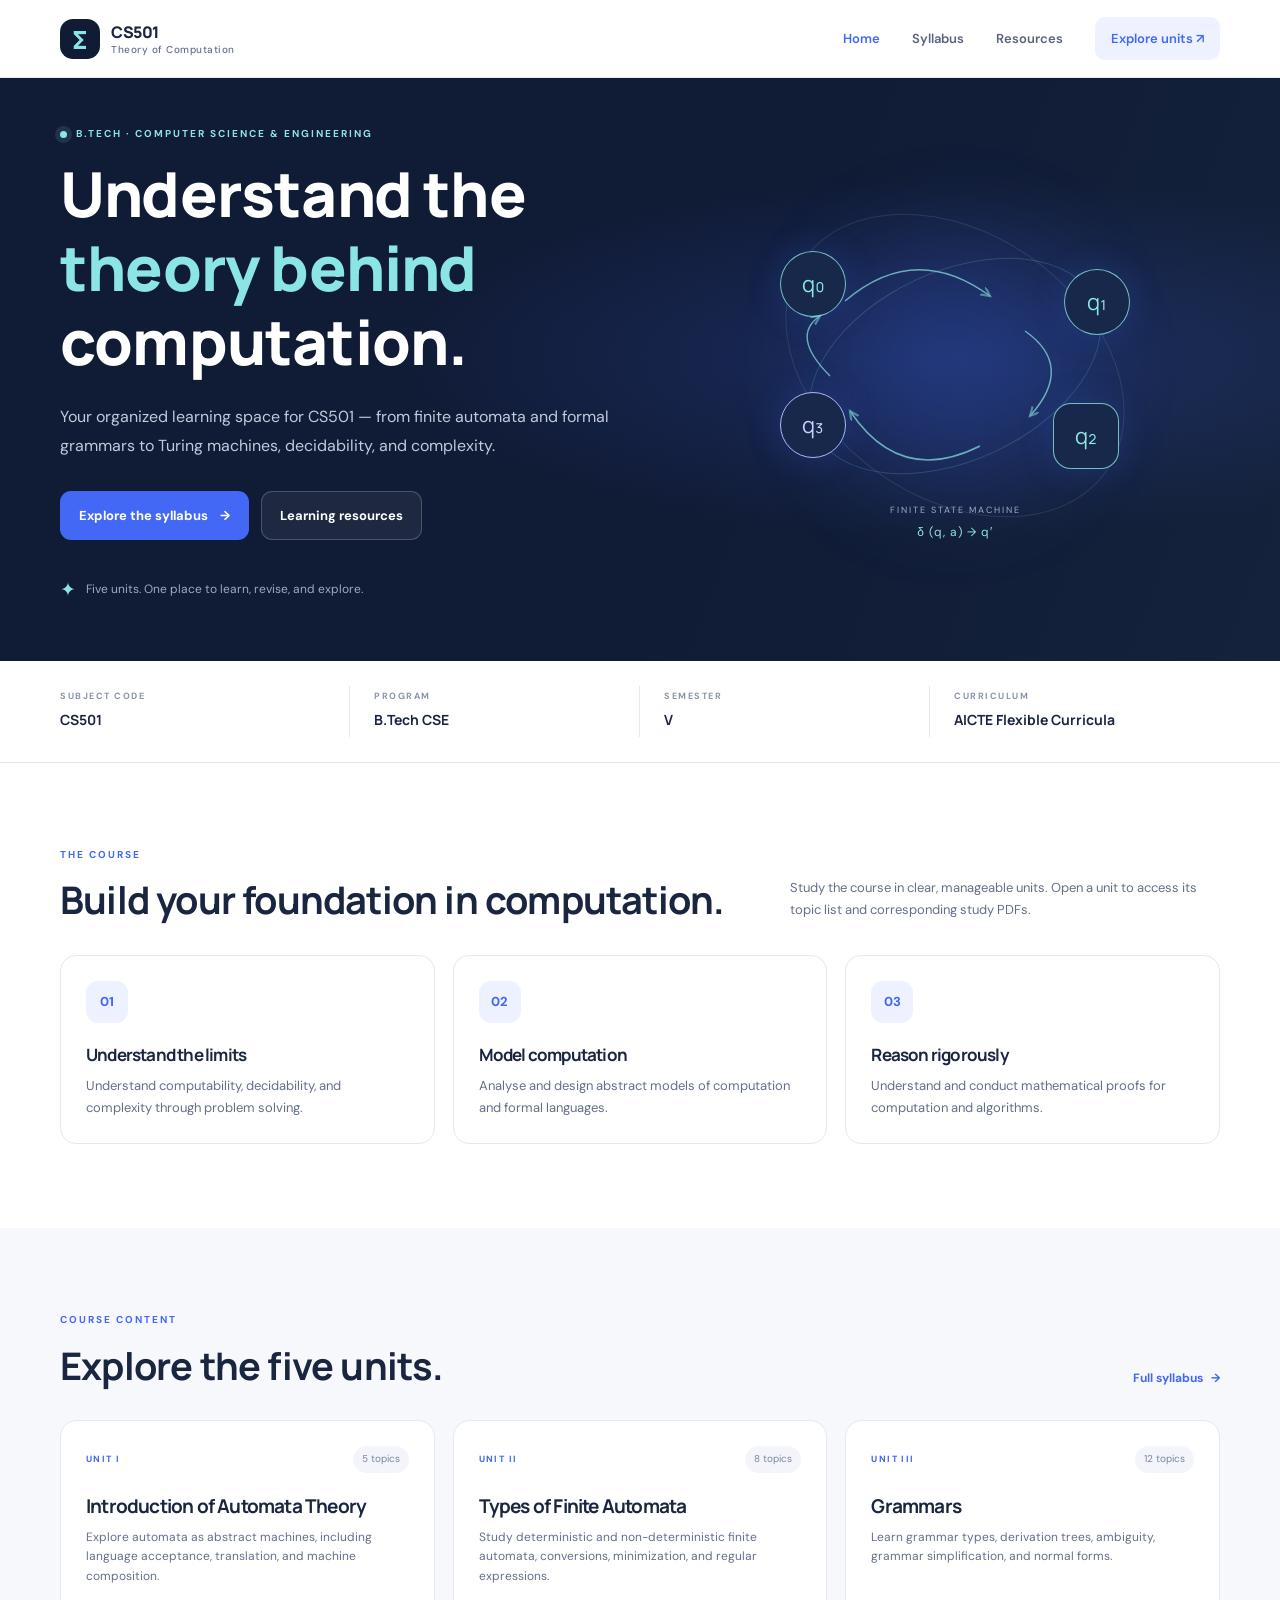
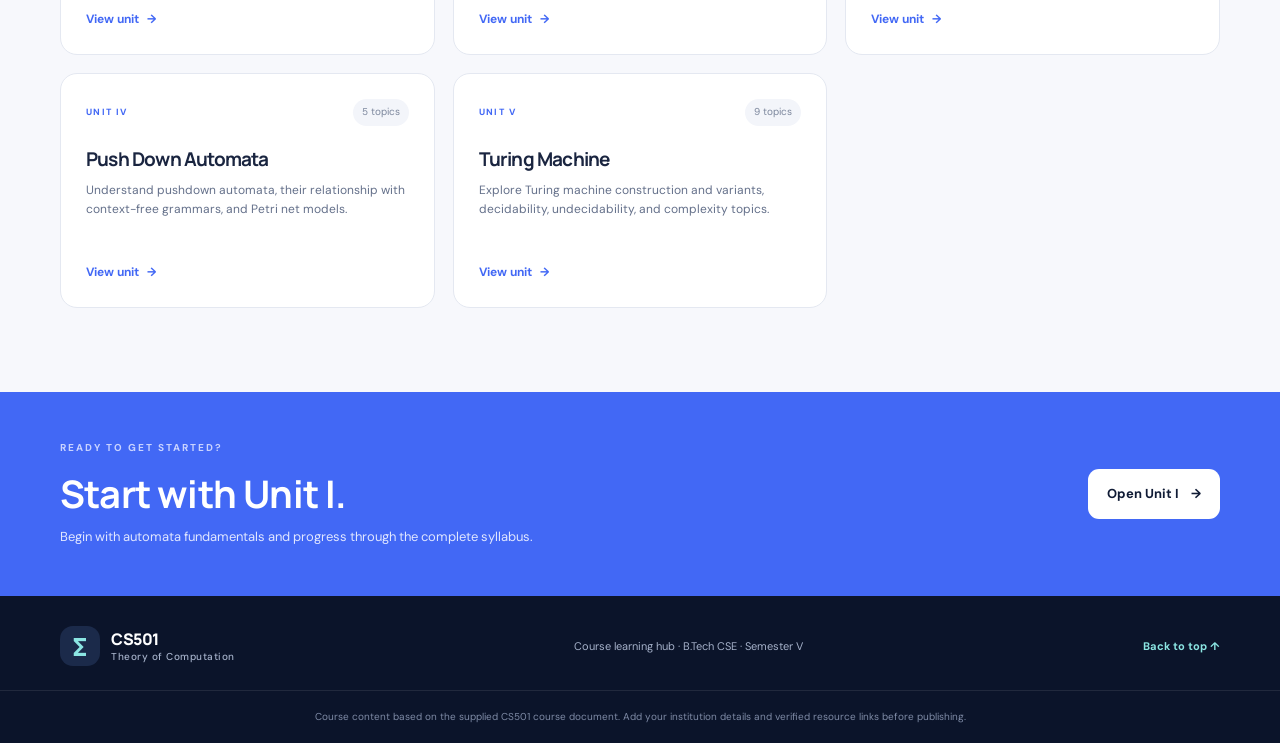
<file: index.html>
<!doctype html>
<html lang="en">
<head>
  <meta charset="utf-8">
  <meta name="viewport" content="width=device-width, initial-scale=1">
  <meta name="description" content="CS501 Theory of Computation course learning hub for B.Tech Computer Science and Engineering.">
  <meta name="theme-color" content="#101b35">
  <title>Home | CS501 Theory of Computation</title>
  <link rel="stylesheet" href="css/style.css">
  <script src="js/script.js" defer></script>
</head>
<body id="top">
  <a class="skip-link" href="#main">Skip to content</a>
  <header class="site-header"><div class="container header-inner"><a class="brand" href="index.html"><span class="brand-mark">Σ</span><span>CS501 <small>Theory of Computation</small></span></a>
<button class="menu-toggle" aria-label="Toggle navigation" aria-expanded="false"><span></span><span></span><span></span></button>
<nav class="nav-links" aria-label="Main navigation"><a href="index.html" aria-current="page">Home</a><a href="syllabus.html">Syllabus</a><a href="resources.html">Resources</a><a class="nav-cta" href="syllabus.html#unit1">Explore units <span aria-hidden="true">↗</span></a></nav></div></header>
  <main id="main">
<section class="hero"><div class="container hero-grid">
  <div class="hero-copy"><div class="eyebrow"><span class="eyebrow-dot"></span> B.TECH · COMPUTER SCIENCE & ENGINEERING</div>
    <h1>Understand the <span>theory behind</span> computation.</h1>
    <p class="hero-lead">Your organized learning space for CS501 — from finite automata and formal grammars to Turing machines, decidability, and complexity.</p>
    <div class="hero-actions"><a class="button button-primary" href="syllabus.html">Explore the syllabus <span aria-hidden="true">→</span></a><a class="button button-secondary" href="resources.html">Learning resources</a></div>
    <div class="hero-note"><span class="note-icon">✦</span><span>Five units. One place to learn, revise, and explore.</span></div>
  </div>
  <div class="hero-visual" aria-label="Abstract illustration of computation states">
    <div class="visual-glow"></div><div class="orbit orbit-one"></div><div class="orbit orbit-two"></div>
    <div class="state state-a">q₀</div><div class="state state-b">q₁</div><div class="state state-c">q₂</div><div class="state state-d">q₃</div>
    <svg class="state-lines" viewBox="0 0 420 360" role="img" aria-label="Connected state nodes representing an automaton"><defs><marker id="arrow" markerWidth="8" markerHeight="8" refX="6" refY="3" orient="auto"><path d="M0,0 L6,3 L0,6" fill="none" stroke="currentColor" stroke-width="1.4"/></marker></defs><path d="M100 115 Q170 55 245 110" marker-end="url(#arrow)"/><path d="M280 145 Q330 180 285 230" marker-end="url(#arrow)"/><path d="M235 260 Q155 300 105 225" marker-end="url(#arrow)"/><path d="M85 190 Q45 150 75 130" marker-end="url(#arrow)"/></svg>
    <div class="visual-label">FINITE STATE MACHINE <span>δ (q, a) → q′</span></div>
  </div>
</div></section>
<section class="course-strip"><div class="container strip-grid"><div><span class="strip-label">SUBJECT CODE</span><strong>CS501</strong></div><div><span class="strip-label">PROGRAM</span><strong>B.Tech CSE</strong></div><div><span class="strip-label">SEMESTER</span><strong>V</strong></div><div><span class="strip-label">CURRICULUM</span><strong>AICTE Flexible Curricula</strong></div></div></section>
<section class="section container"><div class="section-heading"><div><p class="eyebrow">THE COURSE</p><h2>Build your foundation in computation.</h2></div><p class="section-intro">Study the course in clear, manageable units. Open a unit to access its topic list and corresponding study PDFs.</p></div>
<div class="objective-grid"><article class="objective-card"><span class="objective-icon">01</span><h3>Understand the limits</h3><p>Understand computability, decidability, and complexity through problem solving.</p></article><article class="objective-card"><span class="objective-icon">02</span><h3>Model computation</h3><p>Analyse and design abstract models of computation and formal languages.</p></article><article class="objective-card"><span class="objective-icon">03</span><h3>Reason rigorously</h3><p>Understand and conduct mathematical proofs for computation and algorithms.</p></article></div></section>
<section class="section units-section"><div class="container"><div class="section-heading"><div><p class="eyebrow">COURSE CONTENT</p><h2>Explore the five units.</h2></div><a class="text-link" href="syllabus.html">Full syllabus <span aria-hidden="true">→</span></a></div><div class="unit-grid"><article class="unit-card">
  <div class="unit-card-top"><span class="unit-number">UNIT I</span><span class="topic-count">5 topics</span></div>
  <h3>Introduction of Automata Theory</h3><p>Explore automata as abstract machines, including language acceptance, translation, and machine composition.</p>
  <a class="text-link" href="unit1.html">View unit <span aria-hidden="true">→</span></a>
</article><article class="unit-card">
  <div class="unit-card-top"><span class="unit-number">UNIT II</span><span class="topic-count">8 topics</span></div>
  <h3>Types of Finite Automata</h3><p>Study deterministic and non-deterministic finite automata, conversions, minimization, and regular expressions.</p>
  <a class="text-link" href="unit2.html">View unit <span aria-hidden="true">→</span></a>
</article><article class="unit-card">
  <div class="unit-card-top"><span class="unit-number">UNIT III</span><span class="topic-count">12 topics</span></div>
  <h3>Grammars</h3><p>Learn grammar types, derivation trees, ambiguity, grammar simplification, and normal forms.</p>
  <a class="text-link" href="unit3.html">View unit <span aria-hidden="true">→</span></a>
</article><article class="unit-card">
  <div class="unit-card-top"><span class="unit-number">UNIT IV</span><span class="topic-count">5 topics</span></div>
  <h3>Push Down Automata</h3><p>Understand pushdown automata, their relationship with context-free grammars, and Petri net models.</p>
  <a class="text-link" href="unit4.html">View unit <span aria-hidden="true">→</span></a>
</article><article class="unit-card">
  <div class="unit-card-top"><span class="unit-number">UNIT V</span><span class="topic-count">9 topics</span></div>
  <h3>Turing Machine</h3><p>Explore Turing machine construction and variants, decidability, undecidability, and complexity topics.</p>
  <a class="text-link" href="unit5.html">View unit <span aria-hidden="true">→</span></a>
</article></div></div></section>
<section class="cta-section"><div class="container cta-inner"><div><p class="eyebrow">READY TO GET STARTED?</p><h2>Start with Unit I.</h2><p>Begin with automata fundamentals and progress through the complete syllabus.</p></div><a class="button button-light" href="unit1.html">Open Unit I <span aria-hidden="true">→</span></a></div></section></main>
  <footer class="site-footer"><div class="container footer-inner"><a class="brand footer-brand" href="index.html"><span class="brand-mark">Σ</span><span>CS501 <small>Theory of Computation</small></span></a><p>Course learning hub · B.Tech CSE · Semester V</p><a href="#top" class="back-top">Back to top ↑</a></div><p class="copyright">Course content based on the supplied CS501 course document. Add your institution details and verified resource links before publishing.</p></footer>
</body>
</html>
</file>
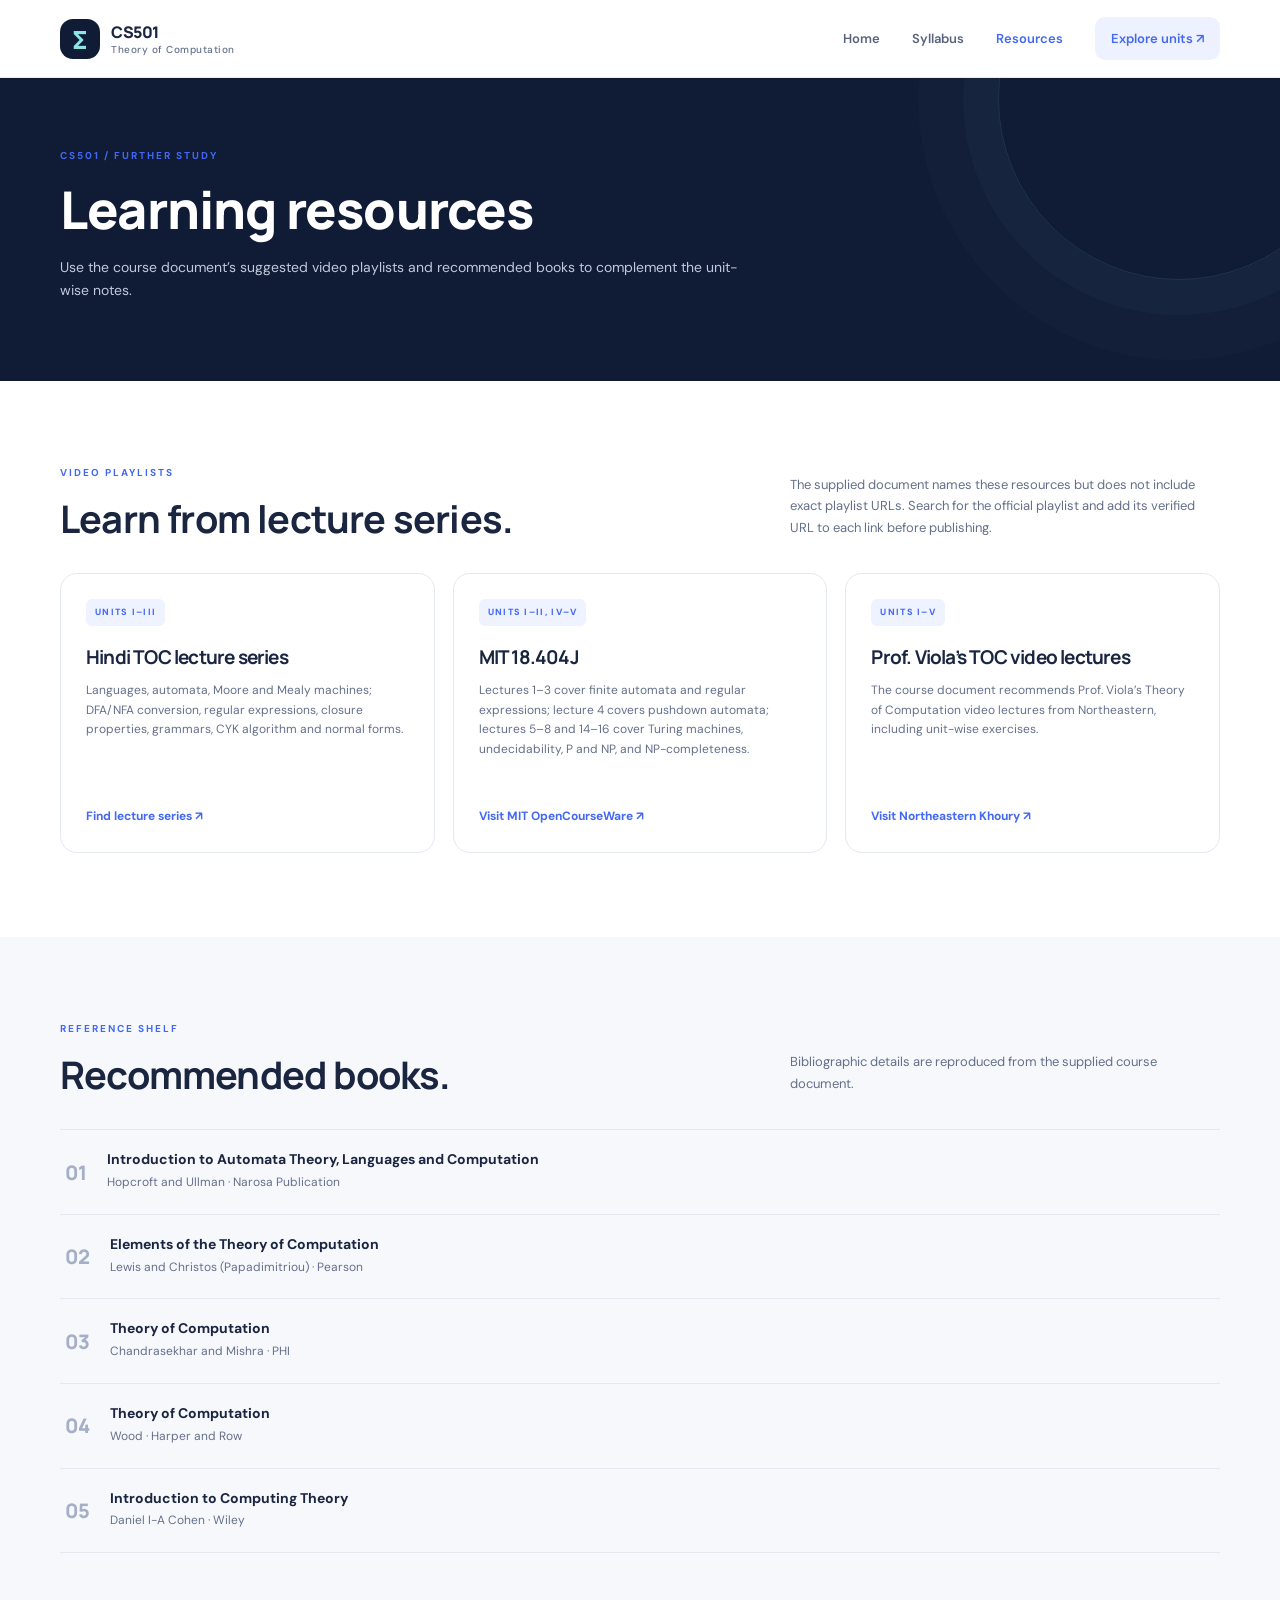
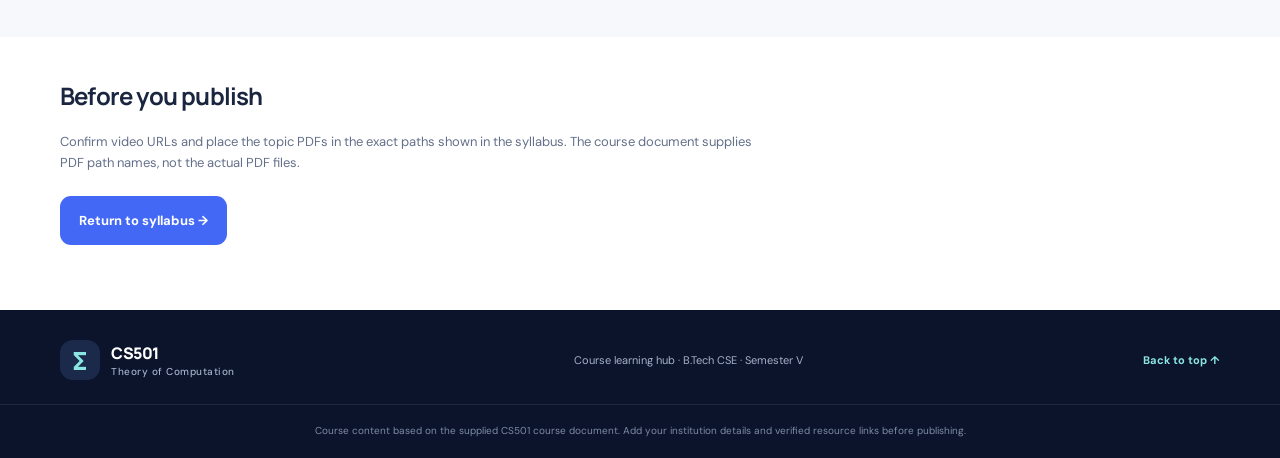
<file: resources.html>
<!doctype html>
<html lang="en">
<head>
  <meta charset="utf-8">
  <meta name="viewport" content="width=device-width, initial-scale=1">
  <meta name="description" content="CS501 Theory of Computation course learning hub for B.Tech Computer Science and Engineering.">
  <meta name="theme-color" content="#101b35">
  <title>Learning Resources | CS501 Theory of Computation</title>
  <link rel="stylesheet" href="css/style.css">
  <script src="js/script.js" defer></script>
</head>
<body id="top">
  <a class="skip-link" href="#main">Skip to content</a>
  <header class="site-header"><div class="container header-inner"><a class="brand" href="index.html"><span class="brand-mark">Σ</span><span>CS501 <small>Theory of Computation</small></span></a>
<button class="menu-toggle" aria-label="Toggle navigation" aria-expanded="false"><span></span><span></span><span></span></button>
<nav class="nav-links" aria-label="Main navigation"><a href="index.html">Home</a><a href="syllabus.html">Syllabus</a><a href="resources.html" aria-current="page">Resources</a><a class="nav-cta" href="syllabus.html#unit1">Explore units <span aria-hidden="true">↗</span></a></nav></div></header>
  <main id="main"><section class="page-hero"><div class="container"><p class="eyebrow">CS501 / FURTHER STUDY</p><h1>Learning resources</h1><p>Use the course document’s suggested video playlists and recommended books to complement the unit-wise notes.</p></div></section>
<section class="section container"><div class="section-heading"><div><p class="eyebrow">VIDEO PLAYLISTS</p><h2>Learn from lecture series.</h2></div><p class="section-intro">The supplied document names these resources but does not include exact playlist URLs. Search for the official playlist and add its verified URL to each link before publishing.</p></div>
<div class="resource-grid">
<article class="resource-card"><span class="resource-tag">UNITS I–III</span><h3>Hindi TOC lecture series</h3><p>Languages, automata, Moore and Mealy machines; DFA/NFA conversion, regular expressions, closure properties, grammars, CYK algorithm and normal forms.</p><a class="text-link external-placeholder" href="https://www.youtube.com/results?search_query=Hindi+Theory+of+Computation+lecture+series" target="_blank" rel="noopener">Find lecture series ↗</a></article>
<article class="resource-card"><span class="resource-tag">UNITS I–II, IV–V</span><h3>MIT 18.404J</h3><p>Lectures 1–3 cover finite automata and regular expressions; lecture 4 covers pushdown automata; lectures 5–8 and 14–16 cover Turing machines, undecidability, P and NP, and NP-completeness.</p><a class="text-link external-placeholder" href="https://ocw.mit.edu/" target="_blank" rel="noopener">Visit MIT OpenCourseWare ↗</a></article>
<article class="resource-card"><span class="resource-tag">UNITS I–V</span><h3>Prof. Viola’s TOC video lectures</h3><p>The course document recommends Prof. Viola’s Theory of Computation video lectures from Northeastern, including unit-wise exercises.</p><a class="text-link external-placeholder" href="https://www.khoury.northeastern.edu/" target="_blank" rel="noopener">Visit Northeastern Khoury ↗</a></article>
</div></section>
<section class="section books-section"><div class="container"><div class="section-heading"><div><p class="eyebrow">REFERENCE SHELF</p><h2>Recommended books.</h2></div><p class="section-intro">Bibliographic details are reproduced from the supplied course document.</p></div><div class="book-list">
<article class="book-row"><span class="book-index">01</span><div><h3>Introduction to Automata Theory, Languages and Computation</h3><p>Hopcroft and Ullman · Narosa Publication</p></div></article>
<article class="book-row"><span class="book-index">02</span><div><h3>Elements of the Theory of Computation</h3><p>Lewis and Christos (Papadimitriou) · Pearson</p></div></article>
<article class="book-row"><span class="book-index">03</span><div><h3>Theory of Computation</h3><p>Chandrasekhar and Mishra · PHI</p></div></article>
<article class="book-row"><span class="book-index">04</span><div><h3>Theory of Computation</h3><p>Wood · Harper and Row</p></div></article>
<article class="book-row"><span class="book-index">05</span><div><h3>Introduction to Computing Theory</h3><p>Daniel I-A Cohen · Wiley</p></div></article>
</div></div></section>
<section class="section container resource-note"><h2>Before you publish</h2><p>Confirm video URLs and place the topic PDFs in the exact paths shown in the syllabus. The course document supplies PDF path names, not the actual PDF files.</p><a class="button button-primary" href="syllabus.html">Return to syllabus →</a></section></main>
  <footer class="site-footer"><div class="container footer-inner"><a class="brand footer-brand" href="index.html"><span class="brand-mark">Σ</span><span>CS501 <small>Theory of Computation</small></span></a><p>Course learning hub · B.Tech CSE · Semester V</p><a href="#top" class="back-top">Back to top ↑</a></div><p class="copyright">Course content based on the supplied CS501 course document. Add your institution details and verified resource links before publishing.</p></footer>
</body>
</html>
</file>
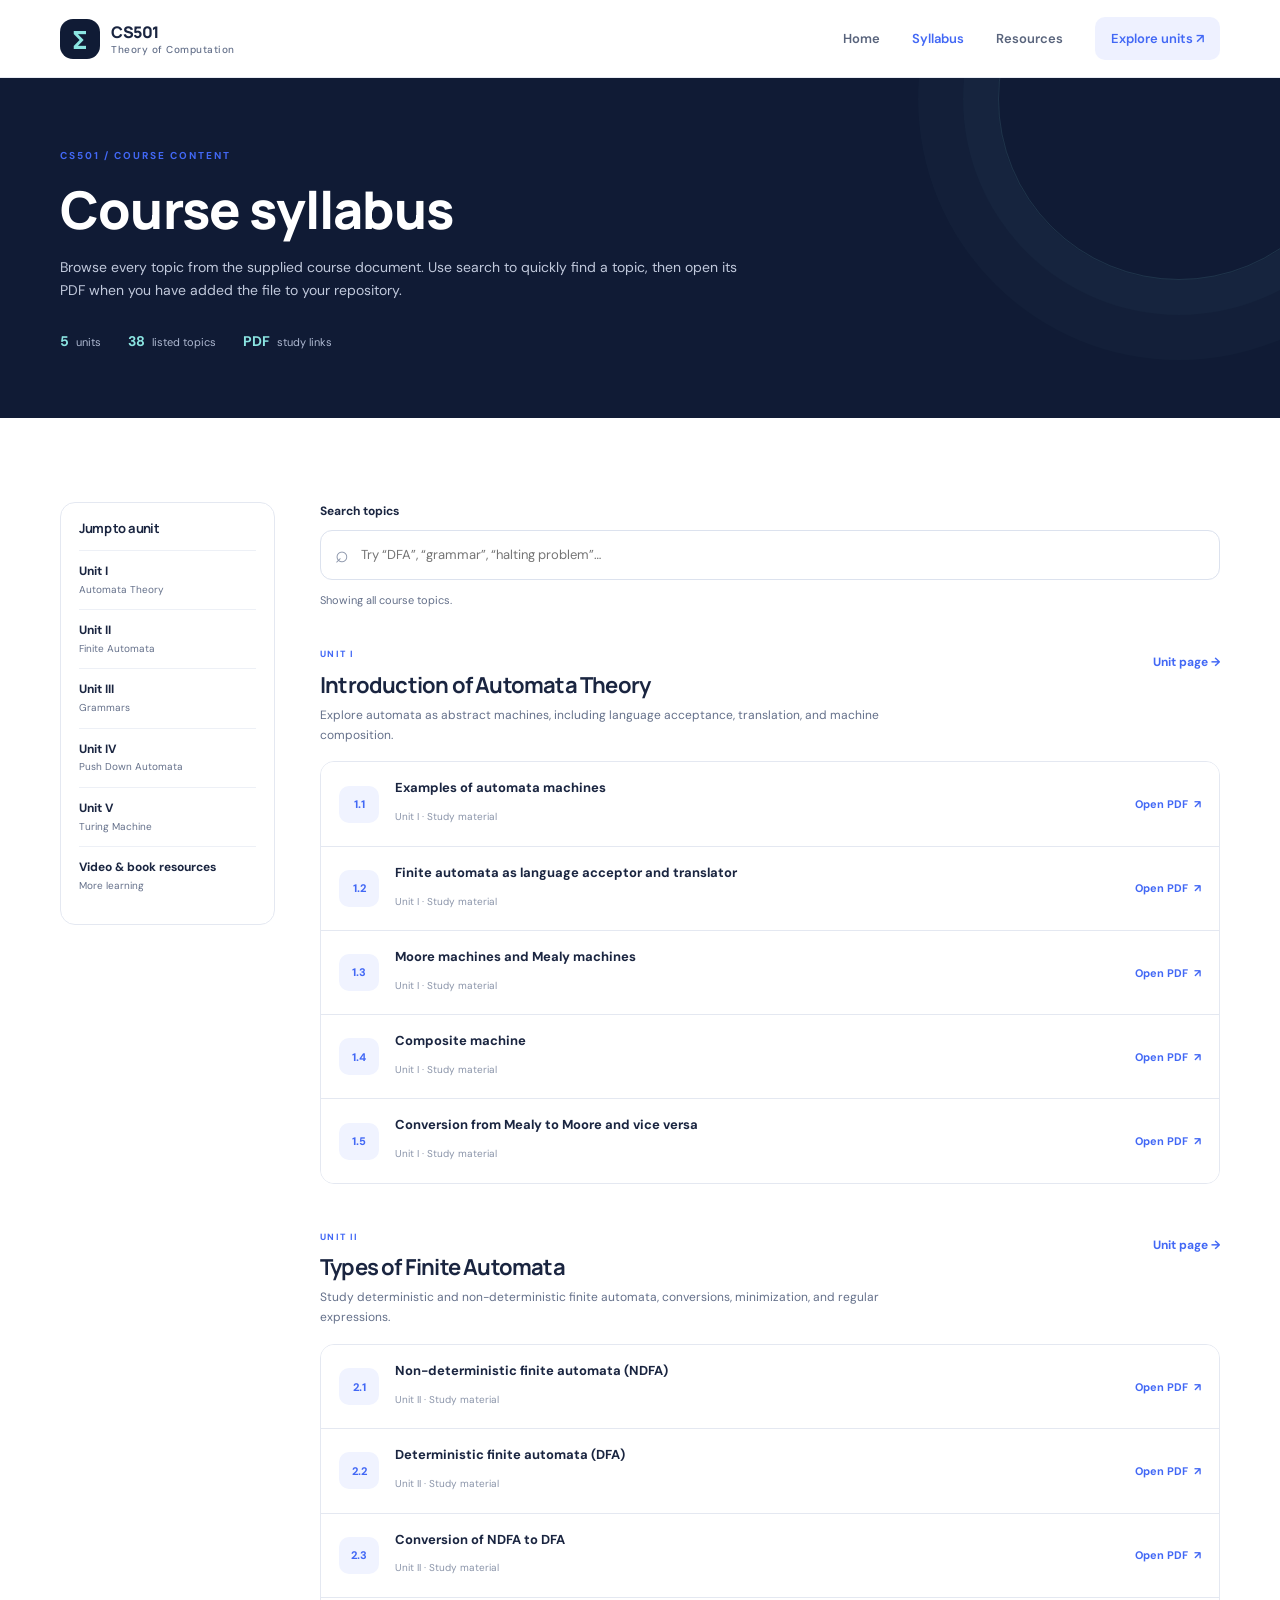
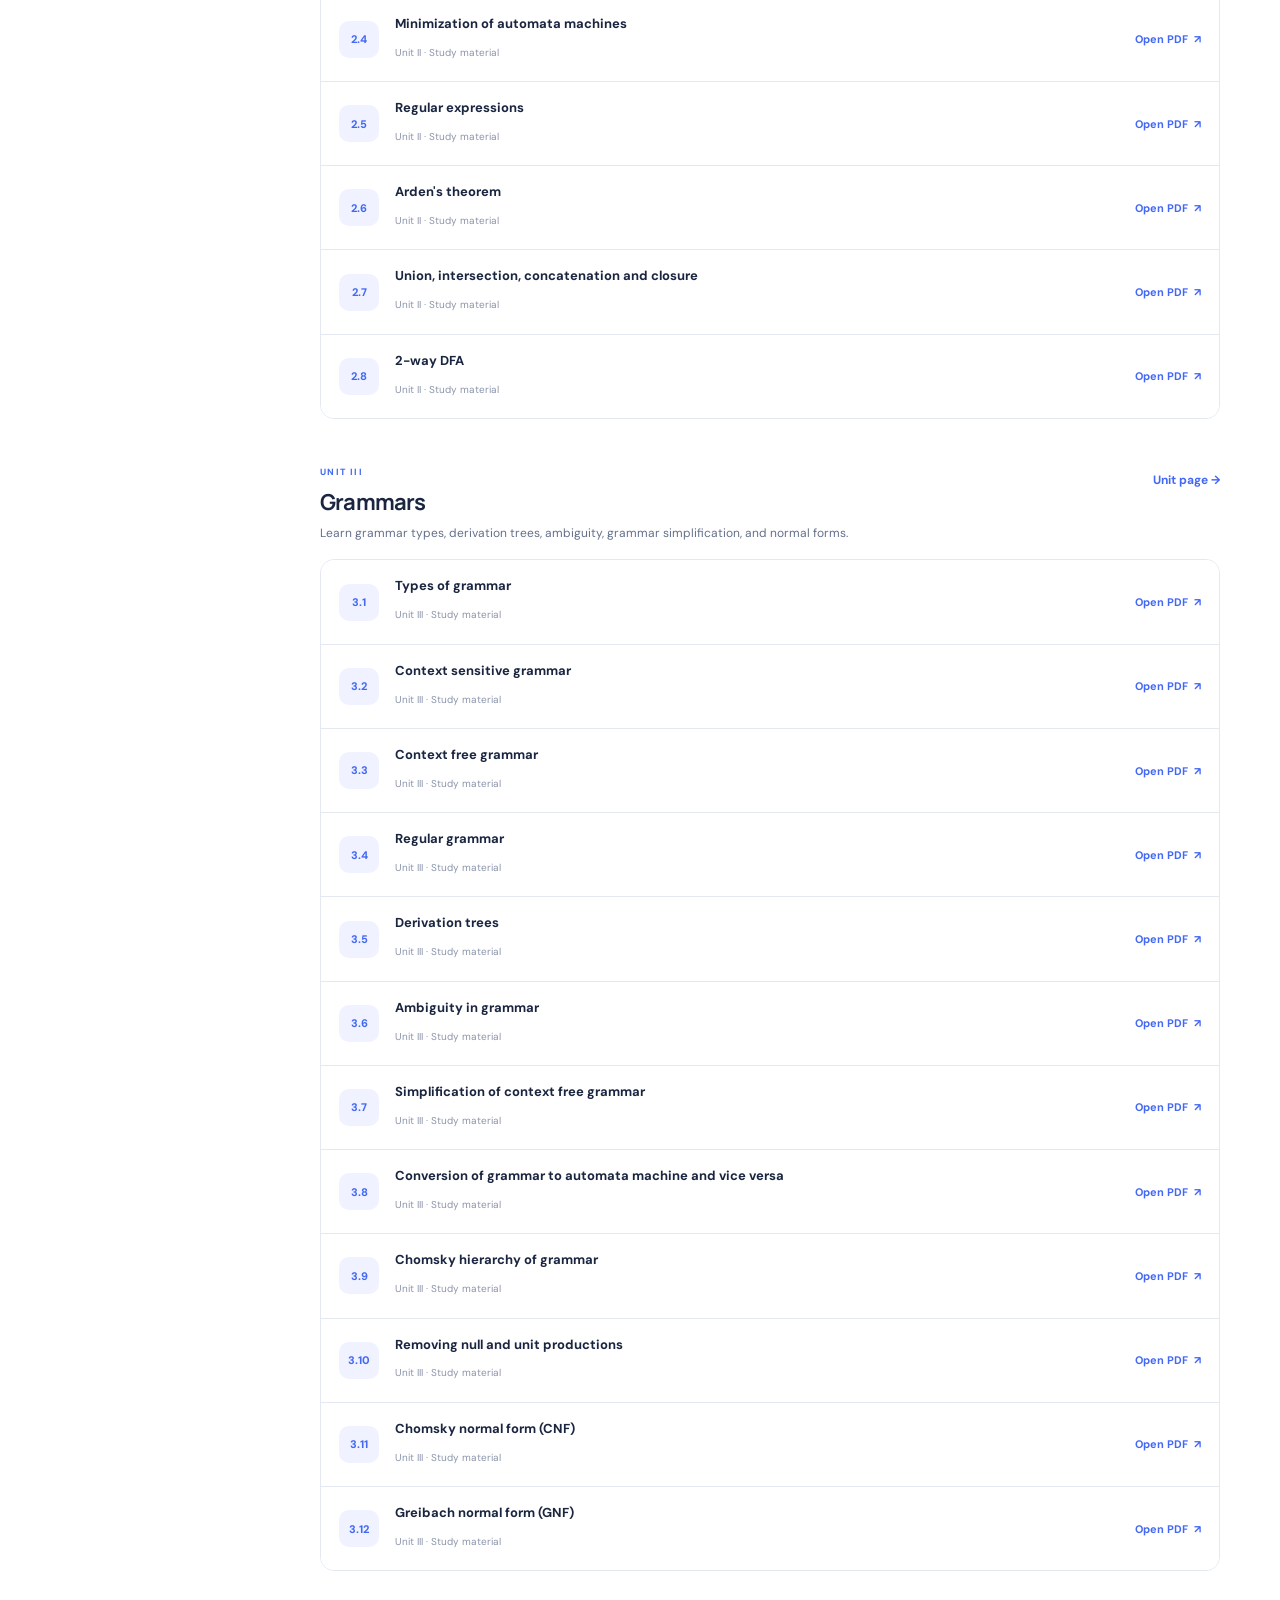
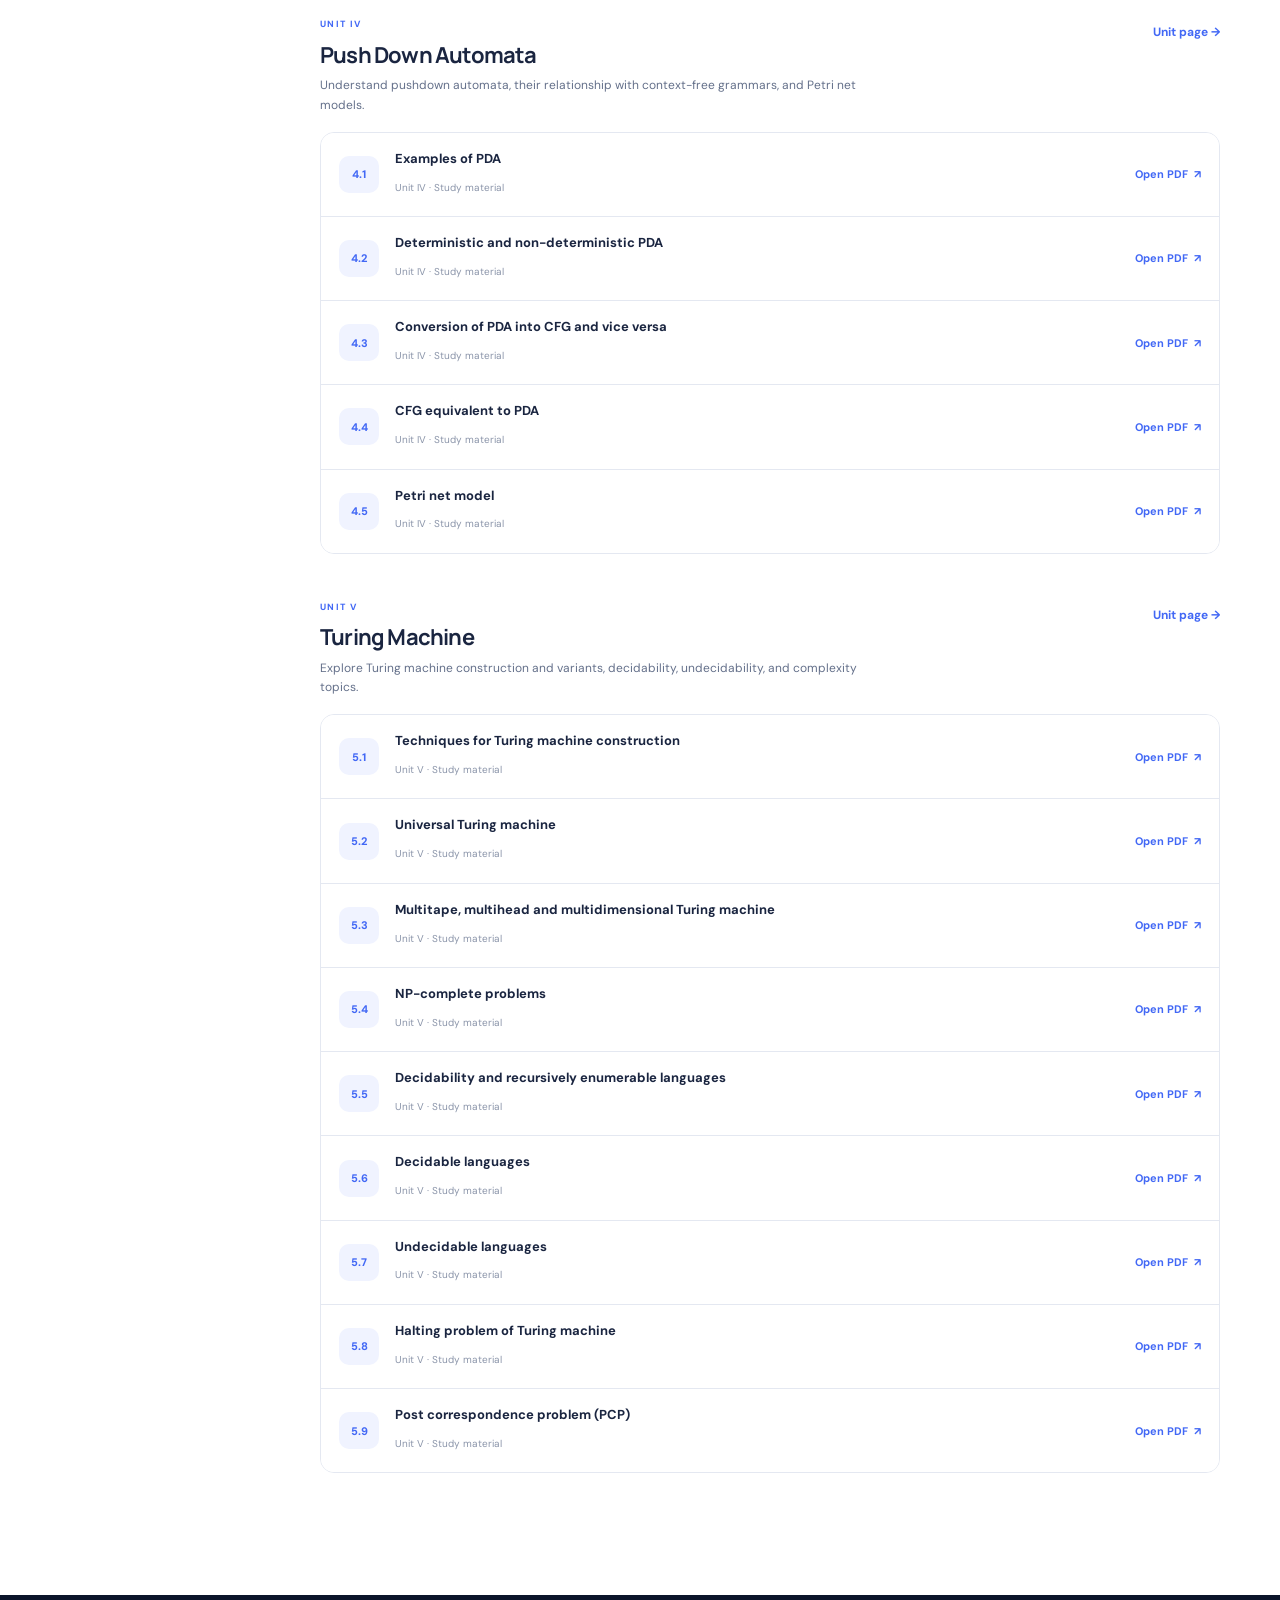
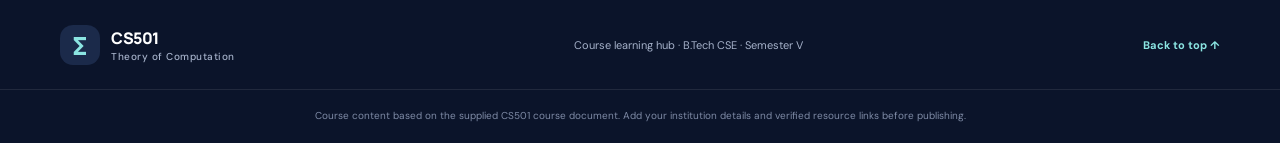
<file: syllabus.html>
<!doctype html>
<html lang="en">
<head>
  <meta charset="utf-8">
  <meta name="viewport" content="width=device-width, initial-scale=1">
  <meta name="description" content="CS501 Theory of Computation course learning hub for B.Tech Computer Science and Engineering.">
  <meta name="theme-color" content="#101b35">
  <title>Syllabus | CS501 Theory of Computation</title>
  <link rel="stylesheet" href="css/style.css">
  <script src="js/script.js" defer></script>
</head>
<body id="top">
  <a class="skip-link" href="#main">Skip to content</a>
  <header class="site-header"><div class="container header-inner"><a class="brand" href="index.html"><span class="brand-mark">Σ</span><span>CS501 <small>Theory of Computation</small></span></a>
<button class="menu-toggle" aria-label="Toggle navigation" aria-expanded="false"><span></span><span></span><span></span></button>
<nav class="nav-links" aria-label="Main navigation"><a href="index.html">Home</a><a href="syllabus.html" aria-current="page">Syllabus</a><a href="resources.html">Resources</a><a class="nav-cta" href="syllabus.html#unit1">Explore units <span aria-hidden="true">↗</span></a></nav></div></header>
  <main id="main"><section class="page-hero"><div class="container"><p class="eyebrow">CS501 / COURSE CONTENT</p><h1>Course syllabus</h1><p>Browse every topic from the supplied course document. Use search to quickly find a topic, then open its PDF when you have added the file to your repository.</p><div class="syllabus-stats"><span><strong>5</strong> units</span><span><strong>38</strong> listed topics</span><span><strong>PDF</strong> study links</span></div></div></section>
<section class="section container syllabus-layout"><aside class="syllabus-sidebar"><h2>Jump to a unit</h2><a href="#unit1">Unit I <span>Automata Theory</span></a><a href="#unit2">Unit II <span>Finite Automata</span></a><a href="#unit3">Unit III <span>Grammars</span></a><a href="#unit4">Unit IV <span>Push Down Automata</span></a><a href="#unit5">Unit V <span>Turing Machine</span></a><a href="resources.html">Video & book resources <span>More learning</span></a></aside><div class="syllabus-content"><label class="search-label" for="topic-search">Search topics</label><div class="search-wrap"><span aria-hidden="true">⌕</span><input id="topic-search" type="search" placeholder="Try “DFA”, “grammar”, “halting problem”…" autocomplete="off"><button id="clear-search" type="button" hidden>Clear</button></div><p id="search-status" class="search-status" aria-live="polite">Showing all course topics.</p><section class="syllabus-unit" id="unit1"><div class="syllabus-unit-heading"><div><span class="unit-number">UNIT I</span><h2>Introduction of Automata Theory</h2><p>Explore automata as abstract machines, including language acceptance, translation, and machine composition.</p></div><a class="text-link" href="unit1.html">Unit page →</a></div><div class="topic-list"><article class="topic-row" data-topic="examples of automata machines" data-unit="unit1">
          <span class="topic-id">1.1</span><div class="topic-name"><h3>Examples of automata machines</h3><span class="topic-meta">Unit I · Study material</span></div>
          <a class="resource-link" href="pdfs/unit1/1-1-automata-examples.pdf" target="_blank" rel="noopener" aria-label="Open PDF for Examples of automata machines">Open PDF <span aria-hidden="true">↗</span></a>
        </article><article class="topic-row" data-topic="finite automata as language acceptor and translator" data-unit="unit1">
          <span class="topic-id">1.2</span><div class="topic-name"><h3>Finite automata as language acceptor and translator</h3><span class="topic-meta">Unit I · Study material</span></div>
          <a class="resource-link" href="pdfs/unit1/1-2-fa-acceptor-translator.pdf" target="_blank" rel="noopener" aria-label="Open PDF for Finite automata as language acceptor and translator">Open PDF <span aria-hidden="true">↗</span></a>
        </article><article class="topic-row" data-topic="moore machines and mealy machines" data-unit="unit1">
          <span class="topic-id">1.3</span><div class="topic-name"><h3>Moore machines and Mealy machines</h3><span class="topic-meta">Unit I · Study material</span></div>
          <a class="resource-link" href="pdfs/unit1/1-3-moore-mealy.pdf" target="_blank" rel="noopener" aria-label="Open PDF for Moore machines and Mealy machines">Open PDF <span aria-hidden="true">↗</span></a>
        </article><article class="topic-row" data-topic="composite machine" data-unit="unit1">
          <span class="topic-id">1.4</span><div class="topic-name"><h3>Composite machine</h3><span class="topic-meta">Unit I · Study material</span></div>
          <a class="resource-link" href="pdfs/unit1/1-4-composite-machine.pdf" target="_blank" rel="noopener" aria-label="Open PDF for Composite machine">Open PDF <span aria-hidden="true">↗</span></a>
        </article><article class="topic-row" data-topic="conversion from mealy to moore and vice versa" data-unit="unit1">
          <span class="topic-id">1.5</span><div class="topic-name"><h3>Conversion from Mealy to Moore and vice versa</h3><span class="topic-meta">Unit I · Study material</span></div>
          <a class="resource-link" href="pdfs/unit1/1-5-mealy-moore-conversion.pdf" target="_blank" rel="noopener" aria-label="Open PDF for Conversion from Mealy to Moore and vice versa">Open PDF <span aria-hidden="true">↗</span></a>
        </article></div></section><section class="syllabus-unit" id="unit2"><div class="syllabus-unit-heading"><div><span class="unit-number">UNIT II</span><h2>Types of Finite Automata</h2><p>Study deterministic and non-deterministic finite automata, conversions, minimization, and regular expressions.</p></div><a class="text-link" href="unit2.html">Unit page →</a></div><div class="topic-list"><article class="topic-row" data-topic="non-deterministic finite automata (ndfa)" data-unit="unit2">
          <span class="topic-id">2.1</span><div class="topic-name"><h3>Non-deterministic finite automata (NDFA)</h3><span class="topic-meta">Unit II · Study material</span></div>
          <a class="resource-link" href="pdfs/unit2/2-1-ndfa.pdf" target="_blank" rel="noopener" aria-label="Open PDF for Non-deterministic finite automata (NDFA)">Open PDF <span aria-hidden="true">↗</span></a>
        </article><article class="topic-row" data-topic="deterministic finite automata (dfa)" data-unit="unit2">
          <span class="topic-id">2.2</span><div class="topic-name"><h3>Deterministic finite automata (DFA)</h3><span class="topic-meta">Unit II · Study material</span></div>
          <a class="resource-link" href="pdfs/unit2/2-2-dfa.pdf" target="_blank" rel="noopener" aria-label="Open PDF for Deterministic finite automata (DFA)">Open PDF <span aria-hidden="true">↗</span></a>
        </article><article class="topic-row" data-topic="conversion of ndfa to dfa" data-unit="unit2">
          <span class="topic-id">2.3</span><div class="topic-name"><h3>Conversion of NDFA to DFA</h3><span class="topic-meta">Unit II · Study material</span></div>
          <a class="resource-link" href="pdfs/unit2/2-3-ndfa-to-dfa.pdf" target="_blank" rel="noopener" aria-label="Open PDF for Conversion of NDFA to DFA">Open PDF <span aria-hidden="true">↗</span></a>
        </article><article class="topic-row" data-topic="minimization of automata machines" data-unit="unit2">
          <span class="topic-id">2.4</span><div class="topic-name"><h3>Minimization of automata machines</h3><span class="topic-meta">Unit II · Study material</span></div>
          <a class="resource-link" href="pdfs/unit2/2-4-minimization.pdf" target="_blank" rel="noopener" aria-label="Open PDF for Minimization of automata machines">Open PDF <span aria-hidden="true">↗</span></a>
        </article><article class="topic-row" data-topic="regular expressions" data-unit="unit2">
          <span class="topic-id">2.5</span><div class="topic-name"><h3>Regular expressions</h3><span class="topic-meta">Unit II · Study material</span></div>
          <a class="resource-link" href="pdfs/unit2/2-5-regular-expressions.pdf" target="_blank" rel="noopener" aria-label="Open PDF for Regular expressions">Open PDF <span aria-hidden="true">↗</span></a>
        </article><article class="topic-row" data-topic="arden's theorem" data-unit="unit2">
          <span class="topic-id">2.6</span><div class="topic-name"><h3>Arden's theorem</h3><span class="topic-meta">Unit II · Study material</span></div>
          <a class="resource-link" href="pdfs/unit2/2-6-ardens-theorem.pdf" target="_blank" rel="noopener" aria-label="Open PDF for Arden's theorem">Open PDF <span aria-hidden="true">↗</span></a>
        </article><article class="topic-row" data-topic="union, intersection, concatenation and closure" data-unit="unit2">
          <span class="topic-id">2.7</span><div class="topic-name"><h3>Union, intersection, concatenation and closure</h3><span class="topic-meta">Unit II · Study material</span></div>
          <a class="resource-link" href="pdfs/unit2/2-7-closure-operations.pdf" target="_blank" rel="noopener" aria-label="Open PDF for Union, intersection, concatenation and closure">Open PDF <span aria-hidden="true">↗</span></a>
        </article><article class="topic-row" data-topic="2-way dfa" data-unit="unit2">
          <span class="topic-id">2.8</span><div class="topic-name"><h3>2-way DFA</h3><span class="topic-meta">Unit II · Study material</span></div>
          <a class="resource-link" href="pdfs/unit2/2-8-two-way-dfa.pdf" target="_blank" rel="noopener" aria-label="Open PDF for 2-way DFA">Open PDF <span aria-hidden="true">↗</span></a>
        </article></div></section><section class="syllabus-unit" id="unit3"><div class="syllabus-unit-heading"><div><span class="unit-number">UNIT III</span><h2>Grammars</h2><p>Learn grammar types, derivation trees, ambiguity, grammar simplification, and normal forms.</p></div><a class="text-link" href="unit3.html">Unit page →</a></div><div class="topic-list"><article class="topic-row" data-topic="types of grammar" data-unit="unit3">
          <span class="topic-id">3.1</span><div class="topic-name"><h3>Types of grammar</h3><span class="topic-meta">Unit III · Study material</span></div>
          <a class="resource-link" href="pdfs/unit3/3-1-types-of-grammar.pdf" target="_blank" rel="noopener" aria-label="Open PDF for Types of grammar">Open PDF <span aria-hidden="true">↗</span></a>
        </article><article class="topic-row" data-topic="context sensitive grammar" data-unit="unit3">
          <span class="topic-id">3.2</span><div class="topic-name"><h3>Context sensitive grammar</h3><span class="topic-meta">Unit III · Study material</span></div>
          <a class="resource-link" href="pdfs/unit3/3-2-context-sensitive.pdf" target="_blank" rel="noopener" aria-label="Open PDF for Context sensitive grammar">Open PDF <span aria-hidden="true">↗</span></a>
        </article><article class="topic-row" data-topic="context free grammar" data-unit="unit3">
          <span class="topic-id">3.3</span><div class="topic-name"><h3>Context free grammar</h3><span class="topic-meta">Unit III · Study material</span></div>
          <a class="resource-link" href="pdfs/unit3/3-3-context-free.pdf" target="_blank" rel="noopener" aria-label="Open PDF for Context free grammar">Open PDF <span aria-hidden="true">↗</span></a>
        </article><article class="topic-row" data-topic="regular grammar" data-unit="unit3">
          <span class="topic-id">3.4</span><div class="topic-name"><h3>Regular grammar</h3><span class="topic-meta">Unit III · Study material</span></div>
          <a class="resource-link" href="pdfs/unit3/3-4-regular-grammar.pdf" target="_blank" rel="noopener" aria-label="Open PDF for Regular grammar">Open PDF <span aria-hidden="true">↗</span></a>
        </article><article class="topic-row" data-topic="derivation trees" data-unit="unit3">
          <span class="topic-id">3.5</span><div class="topic-name"><h3>Derivation trees</h3><span class="topic-meta">Unit III · Study material</span></div>
          <a class="resource-link" href="pdfs/unit3/3-5-derivation-trees.pdf" target="_blank" rel="noopener" aria-label="Open PDF for Derivation trees">Open PDF <span aria-hidden="true">↗</span></a>
        </article><article class="topic-row" data-topic="ambiguity in grammar" data-unit="unit3">
          <span class="topic-id">3.6</span><div class="topic-name"><h3>Ambiguity in grammar</h3><span class="topic-meta">Unit III · Study material</span></div>
          <a class="resource-link" href="pdfs/unit3/3-6-ambiguity.pdf" target="_blank" rel="noopener" aria-label="Open PDF for Ambiguity in grammar">Open PDF <span aria-hidden="true">↗</span></a>
        </article><article class="topic-row" data-topic="simplification of context free grammar" data-unit="unit3">
          <span class="topic-id">3.7</span><div class="topic-name"><h3>Simplification of context free grammar</h3><span class="topic-meta">Unit III · Study material</span></div>
          <a class="resource-link" href="pdfs/unit3/3-7-cfg-simplification.pdf" target="_blank" rel="noopener" aria-label="Open PDF for Simplification of context free grammar">Open PDF <span aria-hidden="true">↗</span></a>
        </article><article class="topic-row" data-topic="conversion of grammar to automata machine and vice versa" data-unit="unit3">
          <span class="topic-id">3.8</span><div class="topic-name"><h3>Conversion of grammar to automata machine and vice versa</h3><span class="topic-meta">Unit III · Study material</span></div>
          <a class="resource-link" href="pdfs/unit3/3-8-grammar-automata-conversion.pdf" target="_blank" rel="noopener" aria-label="Open PDF for Conversion of grammar to automata machine and vice versa">Open PDF <span aria-hidden="true">↗</span></a>
        </article><article class="topic-row" data-topic="chomsky hierarchy of grammar" data-unit="unit3">
          <span class="topic-id">3.9</span><div class="topic-name"><h3>Chomsky hierarchy of grammar</h3><span class="topic-meta">Unit III · Study material</span></div>
          <a class="resource-link" href="pdfs/unit3/3-9-chomsky-hierarchy.pdf" target="_blank" rel="noopener" aria-label="Open PDF for Chomsky hierarchy of grammar">Open PDF <span aria-hidden="true">↗</span></a>
        </article><article class="topic-row" data-topic="removing null and unit productions" data-unit="unit3">
          <span class="topic-id">3.10</span><div class="topic-name"><h3>Removing null and unit productions</h3><span class="topic-meta">Unit III · Study material</span></div>
          <a class="resource-link" href="pdfs/unit3/3-10-null-unit-productions.pdf" target="_blank" rel="noopener" aria-label="Open PDF for Removing null and unit productions">Open PDF <span aria-hidden="true">↗</span></a>
        </article><article class="topic-row" data-topic="chomsky normal form (cnf)" data-unit="unit3">
          <span class="topic-id">3.11</span><div class="topic-name"><h3>Chomsky normal form (CNF)</h3><span class="topic-meta">Unit III · Study material</span></div>
          <a class="resource-link" href="pdfs/unit3/3-11-cnf.pdf" target="_blank" rel="noopener" aria-label="Open PDF for Chomsky normal form (CNF)">Open PDF <span aria-hidden="true">↗</span></a>
        </article><article class="topic-row" data-topic="greibach normal form (gnf)" data-unit="unit3">
          <span class="topic-id">3.12</span><div class="topic-name"><h3>Greibach normal form (GNF)</h3><span class="topic-meta">Unit III · Study material</span></div>
          <a class="resource-link" href="pdfs/unit3/3-12-gnf.pdf" target="_blank" rel="noopener" aria-label="Open PDF for Greibach normal form (GNF)">Open PDF <span aria-hidden="true">↗</span></a>
        </article></div></section><section class="syllabus-unit" id="unit4"><div class="syllabus-unit-heading"><div><span class="unit-number">UNIT IV</span><h2>Push Down Automata</h2><p>Understand pushdown automata, their relationship with context-free grammars, and Petri net models.</p></div><a class="text-link" href="unit4.html">Unit page →</a></div><div class="topic-list"><article class="topic-row" data-topic="examples of pda" data-unit="unit4">
          <span class="topic-id">4.1</span><div class="topic-name"><h3>Examples of PDA</h3><span class="topic-meta">Unit IV · Study material</span></div>
          <a class="resource-link" href="pdfs/unit4/4-1-pda-examples.pdf" target="_blank" rel="noopener" aria-label="Open PDF for Examples of PDA">Open PDF <span aria-hidden="true">↗</span></a>
        </article><article class="topic-row" data-topic="deterministic and non-deterministic pda" data-unit="unit4">
          <span class="topic-id">4.2</span><div class="topic-name"><h3>Deterministic and non-deterministic PDA</h3><span class="topic-meta">Unit IV · Study material</span></div>
          <a class="resource-link" href="pdfs/unit4/4-2-dpda-npda.pdf" target="_blank" rel="noopener" aria-label="Open PDF for Deterministic and non-deterministic PDA">Open PDF <span aria-hidden="true">↗</span></a>
        </article><article class="topic-row" data-topic="conversion of pda into cfg and vice versa" data-unit="unit4">
          <span class="topic-id">4.3</span><div class="topic-name"><h3>Conversion of PDA into CFG and vice versa</h3><span class="topic-meta">Unit IV · Study material</span></div>
          <a class="resource-link" href="pdfs/unit4/4-3-pda-cfg-conversion.pdf" target="_blank" rel="noopener" aria-label="Open PDF for Conversion of PDA into CFG and vice versa">Open PDF <span aria-hidden="true">↗</span></a>
        </article><article class="topic-row" data-topic="cfg equivalent to pda" data-unit="unit4">
          <span class="topic-id">4.4</span><div class="topic-name"><h3>CFG equivalent to PDA</h3><span class="topic-meta">Unit IV · Study material</span></div>
          <a class="resource-link" href="pdfs/unit4/4-4-cfg-pda-equivalence.pdf" target="_blank" rel="noopener" aria-label="Open PDF for CFG equivalent to PDA">Open PDF <span aria-hidden="true">↗</span></a>
        </article><article class="topic-row" data-topic="petri net model" data-unit="unit4">
          <span class="topic-id">4.5</span><div class="topic-name"><h3>Petri net model</h3><span class="topic-meta">Unit IV · Study material</span></div>
          <a class="resource-link" href="pdfs/unit4/4-5-petri-net.pdf" target="_blank" rel="noopener" aria-label="Open PDF for Petri net model">Open PDF <span aria-hidden="true">↗</span></a>
        </article></div></section><section class="syllabus-unit" id="unit5"><div class="syllabus-unit-heading"><div><span class="unit-number">UNIT V</span><h2>Turing Machine</h2><p>Explore Turing machine construction and variants, decidability, undecidability, and complexity topics.</p></div><a class="text-link" href="unit5.html">Unit page →</a></div><div class="topic-list"><article class="topic-row" data-topic="techniques for turing machine construction" data-unit="unit5">
          <span class="topic-id">5.1</span><div class="topic-name"><h3>Techniques for Turing machine construction</h3><span class="topic-meta">Unit V · Study material</span></div>
          <a class="resource-link" href="pdfs/unit5/5-1-tm-construction.pdf" target="_blank" rel="noopener" aria-label="Open PDF for Techniques for Turing machine construction">Open PDF <span aria-hidden="true">↗</span></a>
        </article><article class="topic-row" data-topic="universal turing machine" data-unit="unit5">
          <span class="topic-id">5.2</span><div class="topic-name"><h3>Universal Turing machine</h3><span class="topic-meta">Unit V · Study material</span></div>
          <a class="resource-link" href="pdfs/unit5/5-2-universal-tm.pdf" target="_blank" rel="noopener" aria-label="Open PDF for Universal Turing machine">Open PDF <span aria-hidden="true">↗</span></a>
        </article><article class="topic-row" data-topic="multitape, multihead and multidimensional turing machine" data-unit="unit5">
          <span class="topic-id">5.3</span><div class="topic-name"><h3>Multitape, multihead and multidimensional Turing machine</h3><span class="topic-meta">Unit V · Study material</span></div>
          <a class="resource-link" href="pdfs/unit5/5-3-tm-variants.pdf" target="_blank" rel="noopener" aria-label="Open PDF for Multitape, multihead and multidimensional Turing machine">Open PDF <span aria-hidden="true">↗</span></a>
        </article><article class="topic-row" data-topic="np-complete problems" data-unit="unit5">
          <span class="topic-id">5.4</span><div class="topic-name"><h3>NP-complete problems</h3><span class="topic-meta">Unit V · Study material</span></div>
          <a class="resource-link" href="pdfs/unit5/5-4-np-complete.pdf" target="_blank" rel="noopener" aria-label="Open PDF for NP-complete problems">Open PDF <span aria-hidden="true">↗</span></a>
        </article><article class="topic-row" data-topic="decidability and recursively enumerable languages" data-unit="unit5">
          <span class="topic-id">5.5</span><div class="topic-name"><h3>Decidability and recursively enumerable languages</h3><span class="topic-meta">Unit V · Study material</span></div>
          <a class="resource-link" href="pdfs/unit5/5-5-decidability-re.pdf" target="_blank" rel="noopener" aria-label="Open PDF for Decidability and recursively enumerable languages">Open PDF <span aria-hidden="true">↗</span></a>
        </article><article class="topic-row" data-topic="decidable languages" data-unit="unit5">
          <span class="topic-id">5.6</span><div class="topic-name"><h3>Decidable languages</h3><span class="topic-meta">Unit V · Study material</span></div>
          <a class="resource-link" href="pdfs/unit5/5-6-decidable-languages.pdf" target="_blank" rel="noopener" aria-label="Open PDF for Decidable languages">Open PDF <span aria-hidden="true">↗</span></a>
        </article><article class="topic-row" data-topic="undecidable languages" data-unit="unit5">
          <span class="topic-id">5.7</span><div class="topic-name"><h3>Undecidable languages</h3><span class="topic-meta">Unit V · Study material</span></div>
          <a class="resource-link" href="pdfs/unit5/5-7-undecidable-languages.pdf" target="_blank" rel="noopener" aria-label="Open PDF for Undecidable languages">Open PDF <span aria-hidden="true">↗</span></a>
        </article><article class="topic-row" data-topic="halting problem of turing machine" data-unit="unit5">
          <span class="topic-id">5.8</span><div class="topic-name"><h3>Halting problem of Turing machine</h3><span class="topic-meta">Unit V · Study material</span></div>
          <a class="resource-link" href="pdfs/unit5/5-8-halting-problem.pdf" target="_blank" rel="noopener" aria-label="Open PDF for Halting problem of Turing machine">Open PDF <span aria-hidden="true">↗</span></a>
        </article><article class="topic-row" data-topic="post correspondence problem (pcp)" data-unit="unit5">
          <span class="topic-id">5.9</span><div class="topic-name"><h3>Post correspondence problem (PCP)</h3><span class="topic-meta">Unit V · Study material</span></div>
          <a class="resource-link" href="pdfs/unit5/5-9-pcp.pdf" target="_blank" rel="noopener" aria-label="Open PDF for Post correspondence problem (PCP)">Open PDF <span aria-hidden="true">↗</span></a>
        </article></div></section><p id="no-results" class="empty-state" hidden>No topics match your search. Try another keyword.</p></div></section></main>
  <footer class="site-footer"><div class="container footer-inner"><a class="brand footer-brand" href="index.html"><span class="brand-mark">Σ</span><span>CS501 <small>Theory of Computation</small></span></a><p>Course learning hub · B.Tech CSE · Semester V</p><a href="#top" class="back-top">Back to top ↑</a></div><p class="copyright">Course content based on the supplied CS501 course document. Add your institution details and verified resource links before publishing.</p></footer>
</body>
</html>
</file>
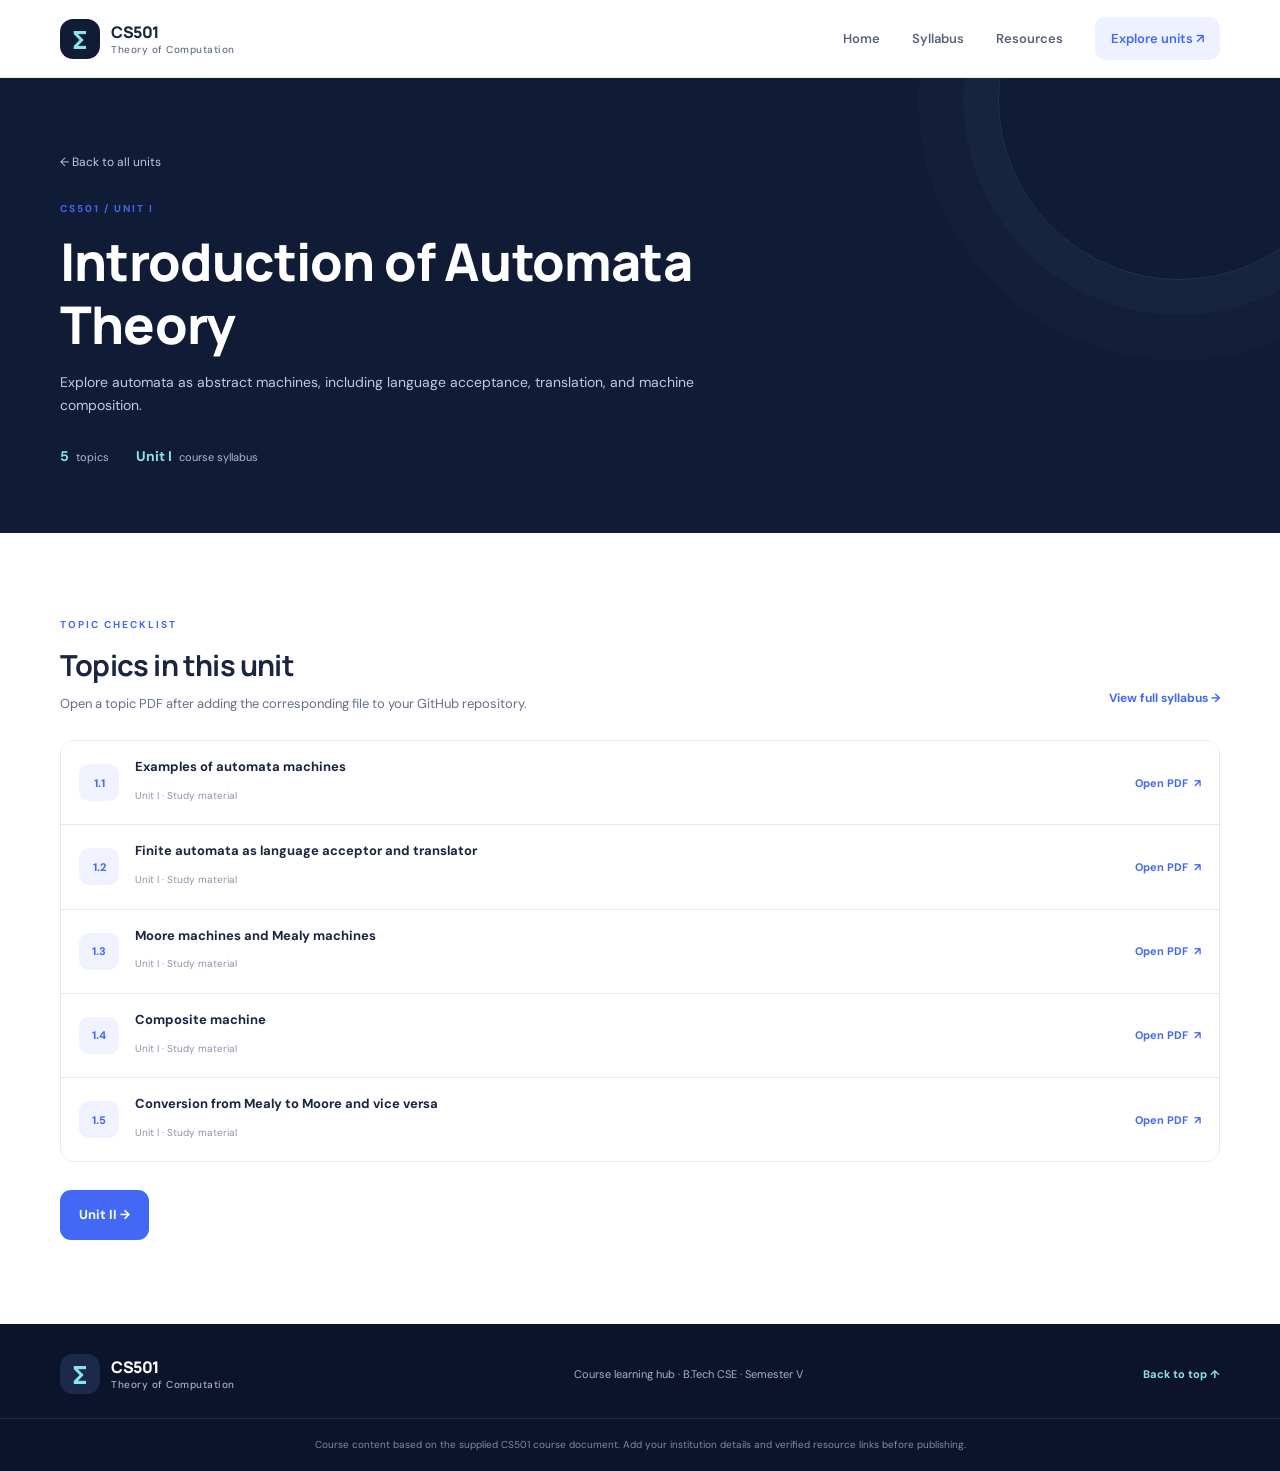
<file: unit1.html>
<!doctype html>
<html lang="en">
<head>
  <meta charset="utf-8">
  <meta name="viewport" content="width=device-width, initial-scale=1">
  <meta name="description" content="CS501 Theory of Computation course learning hub for B.Tech Computer Science and Engineering.">
  <meta name="theme-color" content="#101b35">
  <title>Unit I: Introduction of Automata Theory | CS501 Theory of Computation</title>
  <link rel="stylesheet" href="css/style.css">
  <script src="js/script.js" defer></script>
</head>
<body id="top">
  <a class="skip-link" href="#main">Skip to content</a>
  <header class="site-header"><div class="container header-inner"><a class="brand" href="index.html"><span class="brand-mark">Σ</span><span>CS501 <small>Theory of Computation</small></span></a>
<button class="menu-toggle" aria-label="Toggle navigation" aria-expanded="false"><span></span><span></span><span></span></button>
<nav class="nav-links" aria-label="Main navigation"><a href="index.html">Home</a><a href="syllabus.html">Syllabus</a><a href="resources.html">Resources</a><a class="nav-cta" href="syllabus.html#unit1">Explore units <span aria-hidden="true">↗</span></a></nav></div></header>
  <main id="main"><section class="page-hero unit-page-hero"><div class="container"><a class="breadcrumb" href="syllabus.html">← Back to all units</a><p class="eyebrow">CS501 / UNIT I</p><h1>Introduction of Automata Theory</h1><p>Explore automata as abstract machines, including language acceptance, translation, and machine composition.</p><div class="syllabus-stats"><span><strong>5</strong> topics</span><span><strong>Unit I</strong> course syllabus</span></div></div></section>
<section class="section container unit-detail"><div class="unit-detail-intro"><div><p class="eyebrow">TOPIC CHECKLIST</p><h2>Topics in this unit</h2><p>Open a topic PDF after adding the corresponding file to your GitHub repository.</p></div><a class="text-link" href="syllabus.html#unit1">View full syllabus →</a></div><div class="topic-list"><article class="topic-row"><span class="topic-id">1.1</span><div class="topic-name"><h3>Examples of automata machines</h3><span class="topic-meta">Unit I · Study material</span></div><a class="resource-link" href="pdfs/unit1/1-1-automata-examples.pdf" target="_blank" rel="noopener">Open PDF <span aria-hidden="true">↗</span></a></article><article class="topic-row"><span class="topic-id">1.2</span><div class="topic-name"><h3>Finite automata as language acceptor and translator</h3><span class="topic-meta">Unit I · Study material</span></div><a class="resource-link" href="pdfs/unit1/1-2-fa-acceptor-translator.pdf" target="_blank" rel="noopener">Open PDF <span aria-hidden="true">↗</span></a></article><article class="topic-row"><span class="topic-id">1.3</span><div class="topic-name"><h3>Moore machines and Mealy machines</h3><span class="topic-meta">Unit I · Study material</span></div><a class="resource-link" href="pdfs/unit1/1-3-moore-mealy.pdf" target="_blank" rel="noopener">Open PDF <span aria-hidden="true">↗</span></a></article><article class="topic-row"><span class="topic-id">1.4</span><div class="topic-name"><h3>Composite machine</h3><span class="topic-meta">Unit I · Study material</span></div><a class="resource-link" href="pdfs/unit1/1-4-composite-machine.pdf" target="_blank" rel="noopener">Open PDF <span aria-hidden="true">↗</span></a></article><article class="topic-row"><span class="topic-id">1.5</span><div class="topic-name"><h3>Conversion from Mealy to Moore and vice versa</h3><span class="topic-meta">Unit I · Study material</span></div><a class="resource-link" href="pdfs/unit1/1-5-mealy-moore-conversion.pdf" target="_blank" rel="noopener">Open PDF <span aria-hidden="true">↗</span></a></article></div><div class="unit-pagination"><a class="button button-primary" href="unit2.html">Unit II →</a></div></section></main>
  <footer class="site-footer"><div class="container footer-inner"><a class="brand footer-brand" href="index.html"><span class="brand-mark">Σ</span><span>CS501 <small>Theory of Computation</small></span></a><p>Course learning hub · B.Tech CSE · Semester V</p><a href="#top" class="back-top">Back to top ↑</a></div><p class="copyright">Course content based on the supplied CS501 course document. Add your institution details and verified resource links before publishing.</p></footer>
</body>
</html>
</file>
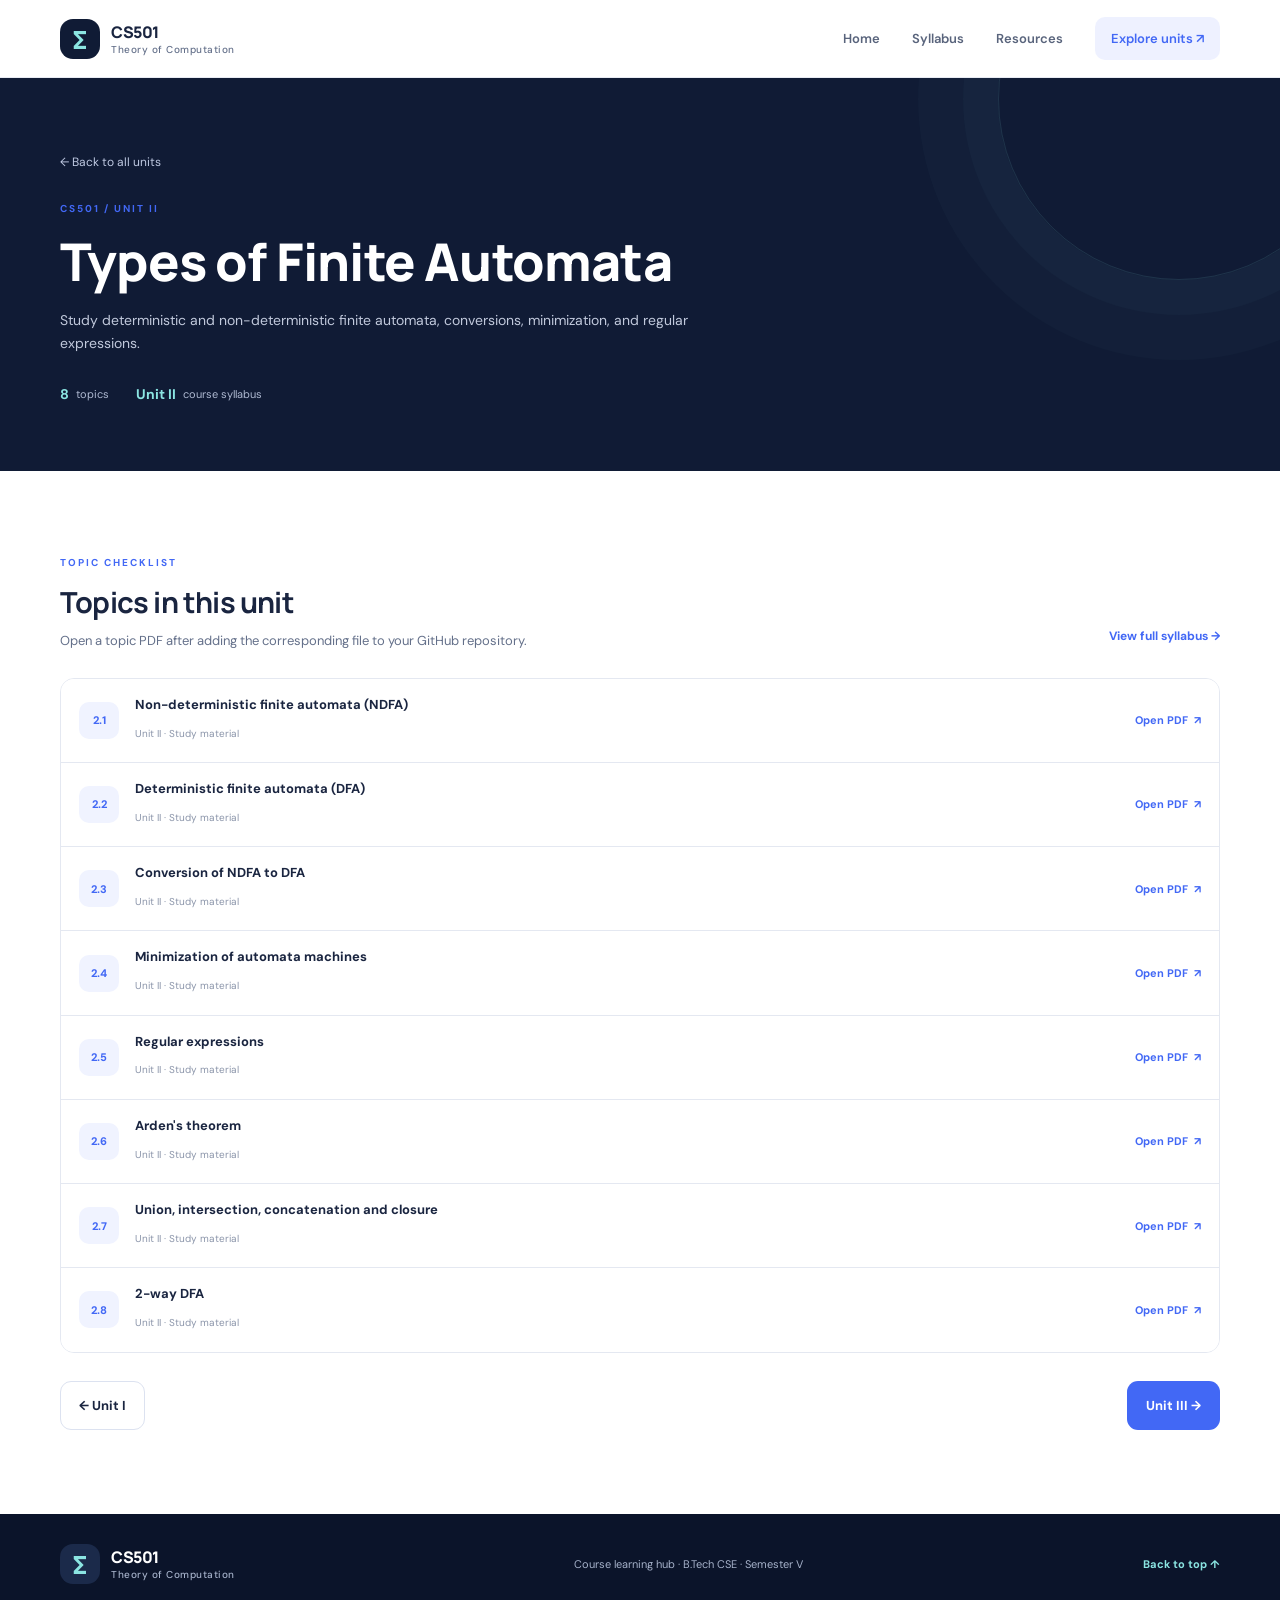
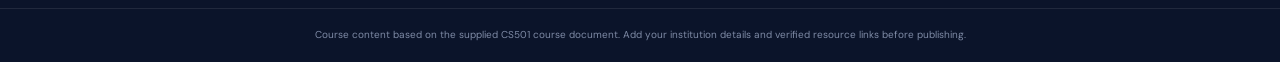
<file: unit2.html>
<!doctype html>
<html lang="en">
<head>
  <meta charset="utf-8">
  <meta name="viewport" content="width=device-width, initial-scale=1">
  <meta name="description" content="CS501 Theory of Computation course learning hub for B.Tech Computer Science and Engineering.">
  <meta name="theme-color" content="#101b35">
  <title>Unit II: Types of Finite Automata | CS501 Theory of Computation</title>
  <link rel="stylesheet" href="css/style.css">
  <script src="js/script.js" defer></script>
</head>
<body id="top">
  <a class="skip-link" href="#main">Skip to content</a>
  <header class="site-header"><div class="container header-inner"><a class="brand" href="index.html"><span class="brand-mark">Σ</span><span>CS501 <small>Theory of Computation</small></span></a>
<button class="menu-toggle" aria-label="Toggle navigation" aria-expanded="false"><span></span><span></span><span></span></button>
<nav class="nav-links" aria-label="Main navigation"><a href="index.html">Home</a><a href="syllabus.html">Syllabus</a><a href="resources.html">Resources</a><a class="nav-cta" href="syllabus.html#unit1">Explore units <span aria-hidden="true">↗</span></a></nav></div></header>
  <main id="main"><section class="page-hero unit-page-hero"><div class="container"><a class="breadcrumb" href="syllabus.html">← Back to all units</a><p class="eyebrow">CS501 / UNIT II</p><h1>Types of Finite Automata</h1><p>Study deterministic and non-deterministic finite automata, conversions, minimization, and regular expressions.</p><div class="syllabus-stats"><span><strong>8</strong> topics</span><span><strong>Unit II</strong> course syllabus</span></div></div></section>
<section class="section container unit-detail"><div class="unit-detail-intro"><div><p class="eyebrow">TOPIC CHECKLIST</p><h2>Topics in this unit</h2><p>Open a topic PDF after adding the corresponding file to your GitHub repository.</p></div><a class="text-link" href="syllabus.html#unit2">View full syllabus →</a></div><div class="topic-list"><article class="topic-row"><span class="topic-id">2.1</span><div class="topic-name"><h3>Non-deterministic finite automata (NDFA)</h3><span class="topic-meta">Unit II · Study material</span></div><a class="resource-link" href="pdfs/unit2/2-1-ndfa.pdf" target="_blank" rel="noopener">Open PDF <span aria-hidden="true">↗</span></a></article><article class="topic-row"><span class="topic-id">2.2</span><div class="topic-name"><h3>Deterministic finite automata (DFA)</h3><span class="topic-meta">Unit II · Study material</span></div><a class="resource-link" href="pdfs/unit2/2-2-dfa.pdf" target="_blank" rel="noopener">Open PDF <span aria-hidden="true">↗</span></a></article><article class="topic-row"><span class="topic-id">2.3</span><div class="topic-name"><h3>Conversion of NDFA to DFA</h3><span class="topic-meta">Unit II · Study material</span></div><a class="resource-link" href="pdfs/unit2/2-3-ndfa-to-dfa.pdf" target="_blank" rel="noopener">Open PDF <span aria-hidden="true">↗</span></a></article><article class="topic-row"><span class="topic-id">2.4</span><div class="topic-name"><h3>Minimization of automata machines</h3><span class="topic-meta">Unit II · Study material</span></div><a class="resource-link" href="pdfs/unit2/2-4-minimization.pdf" target="_blank" rel="noopener">Open PDF <span aria-hidden="true">↗</span></a></article><article class="topic-row"><span class="topic-id">2.5</span><div class="topic-name"><h3>Regular expressions</h3><span class="topic-meta">Unit II · Study material</span></div><a class="resource-link" href="pdfs/unit2/2-5-regular-expressions.pdf" target="_blank" rel="noopener">Open PDF <span aria-hidden="true">↗</span></a></article><article class="topic-row"><span class="topic-id">2.6</span><div class="topic-name"><h3>Arden's theorem</h3><span class="topic-meta">Unit II · Study material</span></div><a class="resource-link" href="pdfs/unit2/2-6-ardens-theorem.pdf" target="_blank" rel="noopener">Open PDF <span aria-hidden="true">↗</span></a></article><article class="topic-row"><span class="topic-id">2.7</span><div class="topic-name"><h3>Union, intersection, concatenation and closure</h3><span class="topic-meta">Unit II · Study material</span></div><a class="resource-link" href="pdfs/unit2/2-7-closure-operations.pdf" target="_blank" rel="noopener">Open PDF <span aria-hidden="true">↗</span></a></article><article class="topic-row"><span class="topic-id">2.8</span><div class="topic-name"><h3>2-way DFA</h3><span class="topic-meta">Unit II · Study material</span></div><a class="resource-link" href="pdfs/unit2/2-8-two-way-dfa.pdf" target="_blank" rel="noopener">Open PDF <span aria-hidden="true">↗</span></a></article></div><div class="unit-pagination"><a class="button button-secondary" href="unit1.html">← Unit I</a><a class="button button-primary" href="unit3.html">Unit III →</a></div></section></main>
  <footer class="site-footer"><div class="container footer-inner"><a class="brand footer-brand" href="index.html"><span class="brand-mark">Σ</span><span>CS501 <small>Theory of Computation</small></span></a><p>Course learning hub · B.Tech CSE · Semester V</p><a href="#top" class="back-top">Back to top ↑</a></div><p class="copyright">Course content based on the supplied CS501 course document. Add your institution details and verified resource links before publishing.</p></footer>
</body>
</html>
</file>
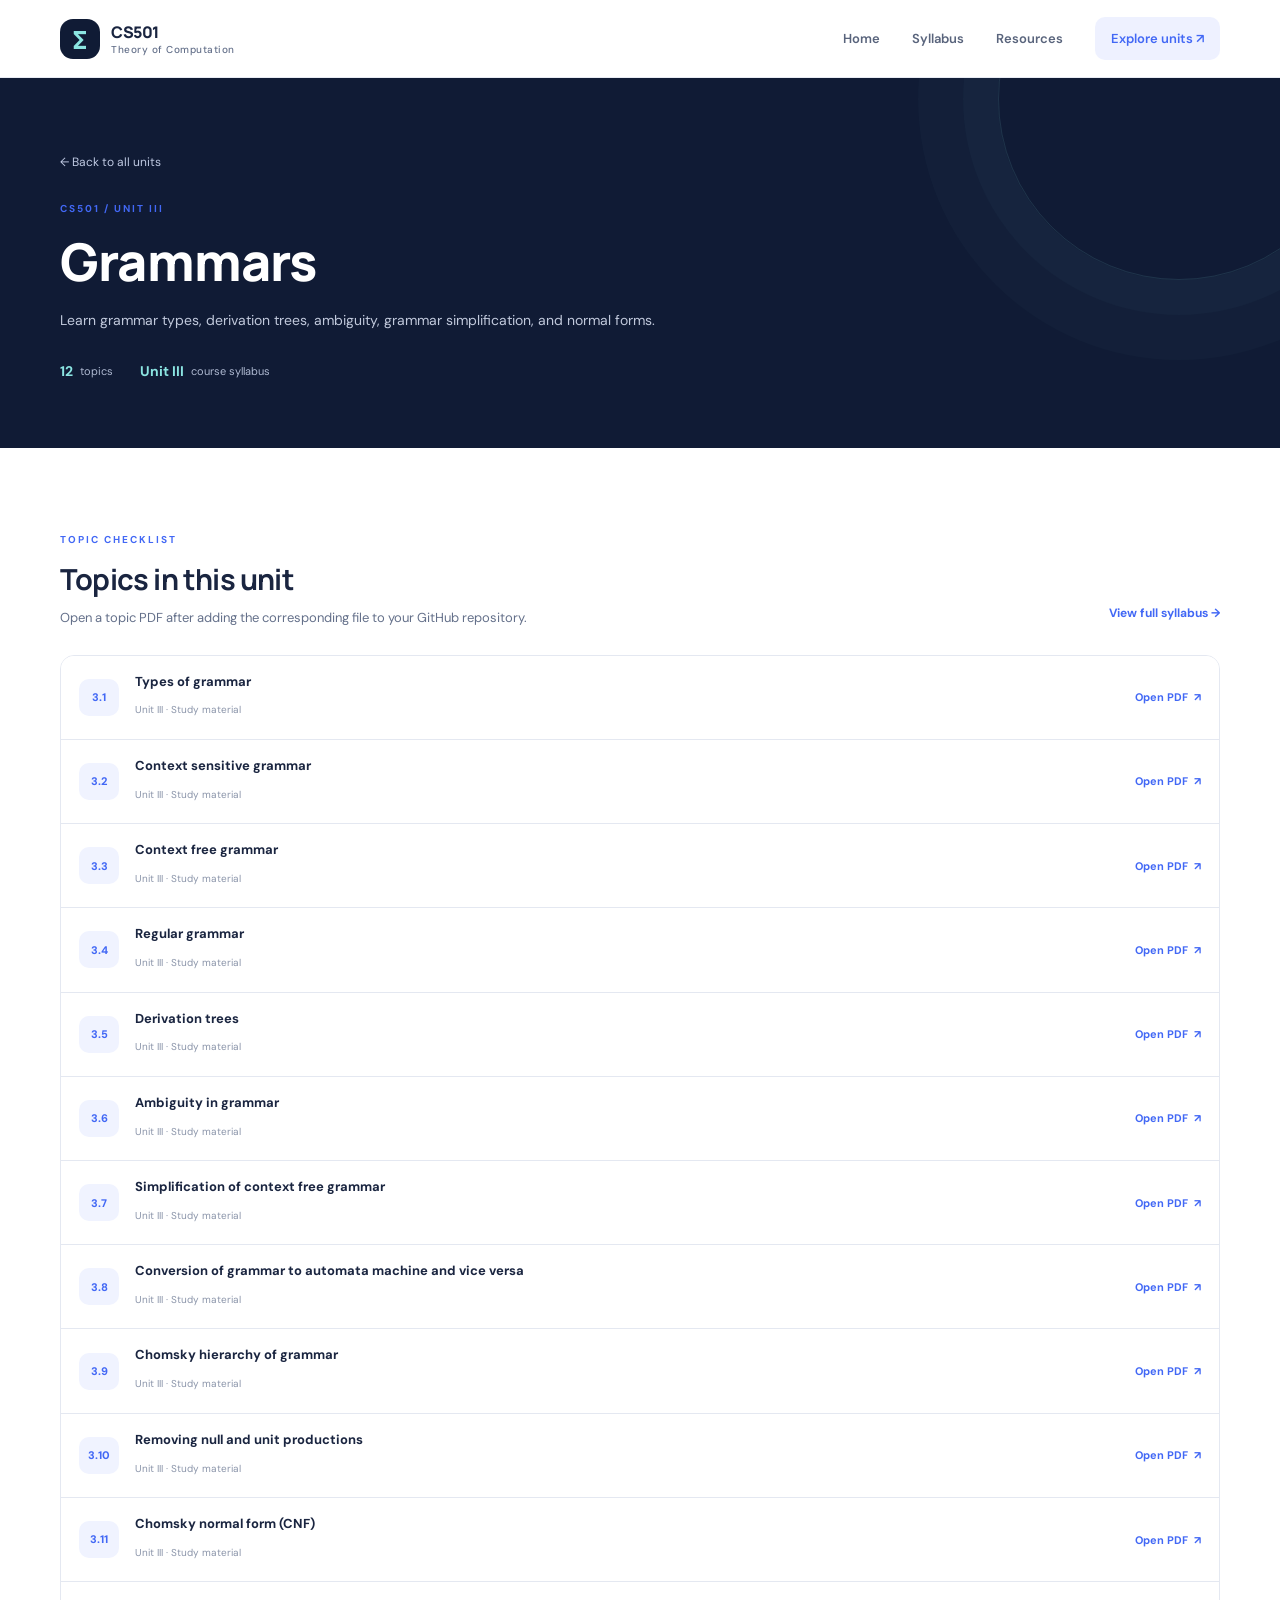
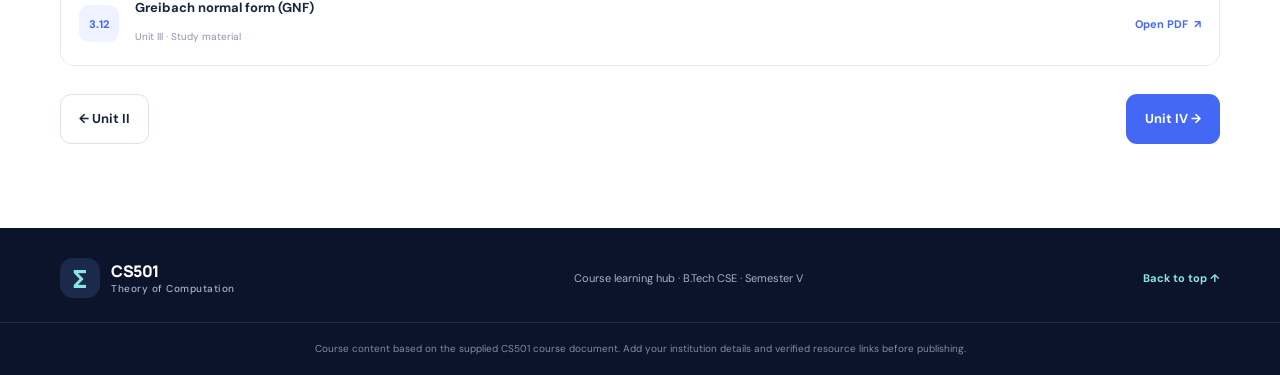
<file: unit3.html>
<!doctype html>
<html lang="en">
<head>
  <meta charset="utf-8">
  <meta name="viewport" content="width=device-width, initial-scale=1">
  <meta name="description" content="CS501 Theory of Computation course learning hub for B.Tech Computer Science and Engineering.">
  <meta name="theme-color" content="#101b35">
  <title>Unit III: Grammars | CS501 Theory of Computation</title>
  <link rel="stylesheet" href="css/style.css">
  <script src="js/script.js" defer></script>
</head>
<body id="top">
  <a class="skip-link" href="#main">Skip to content</a>
  <header class="site-header"><div class="container header-inner"><a class="brand" href="index.html"><span class="brand-mark">Σ</span><span>CS501 <small>Theory of Computation</small></span></a>
<button class="menu-toggle" aria-label="Toggle navigation" aria-expanded="false"><span></span><span></span><span></span></button>
<nav class="nav-links" aria-label="Main navigation"><a href="index.html">Home</a><a href="syllabus.html">Syllabus</a><a href="resources.html">Resources</a><a class="nav-cta" href="syllabus.html#unit1">Explore units <span aria-hidden="true">↗</span></a></nav></div></header>
  <main id="main"><section class="page-hero unit-page-hero"><div class="container"><a class="breadcrumb" href="syllabus.html">← Back to all units</a><p class="eyebrow">CS501 / UNIT III</p><h1>Grammars</h1><p>Learn grammar types, derivation trees, ambiguity, grammar simplification, and normal forms.</p><div class="syllabus-stats"><span><strong>12</strong> topics</span><span><strong>Unit III</strong> course syllabus</span></div></div></section>
<section class="section container unit-detail"><div class="unit-detail-intro"><div><p class="eyebrow">TOPIC CHECKLIST</p><h2>Topics in this unit</h2><p>Open a topic PDF after adding the corresponding file to your GitHub repository.</p></div><a class="text-link" href="syllabus.html#unit3">View full syllabus →</a></div><div class="topic-list"><article class="topic-row"><span class="topic-id">3.1</span><div class="topic-name"><h3>Types of grammar</h3><span class="topic-meta">Unit III · Study material</span></div><a class="resource-link" href="pdfs/unit3/3-1-types-of-grammar.pdf" target="_blank" rel="noopener">Open PDF <span aria-hidden="true">↗</span></a></article><article class="topic-row"><span class="topic-id">3.2</span><div class="topic-name"><h3>Context sensitive grammar</h3><span class="topic-meta">Unit III · Study material</span></div><a class="resource-link" href="pdfs/unit3/3-2-context-sensitive.pdf" target="_blank" rel="noopener">Open PDF <span aria-hidden="true">↗</span></a></article><article class="topic-row"><span class="topic-id">3.3</span><div class="topic-name"><h3>Context free grammar</h3><span class="topic-meta">Unit III · Study material</span></div><a class="resource-link" href="pdfs/unit3/3-3-context-free.pdf" target="_blank" rel="noopener">Open PDF <span aria-hidden="true">↗</span></a></article><article class="topic-row"><span class="topic-id">3.4</span><div class="topic-name"><h3>Regular grammar</h3><span class="topic-meta">Unit III · Study material</span></div><a class="resource-link" href="pdfs/unit3/3-4-regular-grammar.pdf" target="_blank" rel="noopener">Open PDF <span aria-hidden="true">↗</span></a></article><article class="topic-row"><span class="topic-id">3.5</span><div class="topic-name"><h3>Derivation trees</h3><span class="topic-meta">Unit III · Study material</span></div><a class="resource-link" href="pdfs/unit3/3-5-derivation-trees.pdf" target="_blank" rel="noopener">Open PDF <span aria-hidden="true">↗</span></a></article><article class="topic-row"><span class="topic-id">3.6</span><div class="topic-name"><h3>Ambiguity in grammar</h3><span class="topic-meta">Unit III · Study material</span></div><a class="resource-link" href="pdfs/unit3/3-6-ambiguity.pdf" target="_blank" rel="noopener">Open PDF <span aria-hidden="true">↗</span></a></article><article class="topic-row"><span class="topic-id">3.7</span><div class="topic-name"><h3>Simplification of context free grammar</h3><span class="topic-meta">Unit III · Study material</span></div><a class="resource-link" href="pdfs/unit3/3-7-cfg-simplification.pdf" target="_blank" rel="noopener">Open PDF <span aria-hidden="true">↗</span></a></article><article class="topic-row"><span class="topic-id">3.8</span><div class="topic-name"><h3>Conversion of grammar to automata machine and vice versa</h3><span class="topic-meta">Unit III · Study material</span></div><a class="resource-link" href="pdfs/unit3/3-8-grammar-automata-conversion.pdf" target="_blank" rel="noopener">Open PDF <span aria-hidden="true">↗</span></a></article><article class="topic-row"><span class="topic-id">3.9</span><div class="topic-name"><h3>Chomsky hierarchy of grammar</h3><span class="topic-meta">Unit III · Study material</span></div><a class="resource-link" href="pdfs/unit3/3-9-chomsky-hierarchy.pdf" target="_blank" rel="noopener">Open PDF <span aria-hidden="true">↗</span></a></article><article class="topic-row"><span class="topic-id">3.10</span><div class="topic-name"><h3>Removing null and unit productions</h3><span class="topic-meta">Unit III · Study material</span></div><a class="resource-link" href="pdfs/unit3/3-10-null-unit-productions.pdf" target="_blank" rel="noopener">Open PDF <span aria-hidden="true">↗</span></a></article><article class="topic-row"><span class="topic-id">3.11</span><div class="topic-name"><h3>Chomsky normal form (CNF)</h3><span class="topic-meta">Unit III · Study material</span></div><a class="resource-link" href="pdfs/unit3/3-11-cnf.pdf" target="_blank" rel="noopener">Open PDF <span aria-hidden="true">↗</span></a></article><article class="topic-row"><span class="topic-id">3.12</span><div class="topic-name"><h3>Greibach normal form (GNF)</h3><span class="topic-meta">Unit III · Study material</span></div><a class="resource-link" href="pdfs/unit3/3-12-gnf.pdf" target="_blank" rel="noopener">Open PDF <span aria-hidden="true">↗</span></a></article></div><div class="unit-pagination"><a class="button button-secondary" href="unit2.html">← Unit II</a><a class="button button-primary" href="unit4.html">Unit IV →</a></div></section></main>
  <footer class="site-footer"><div class="container footer-inner"><a class="brand footer-brand" href="index.html"><span class="brand-mark">Σ</span><span>CS501 <small>Theory of Computation</small></span></a><p>Course learning hub · B.Tech CSE · Semester V</p><a href="#top" class="back-top">Back to top ↑</a></div><p class="copyright">Course content based on the supplied CS501 course document. Add your institution details and verified resource links before publishing.</p></footer>
</body>
</html>
</file>
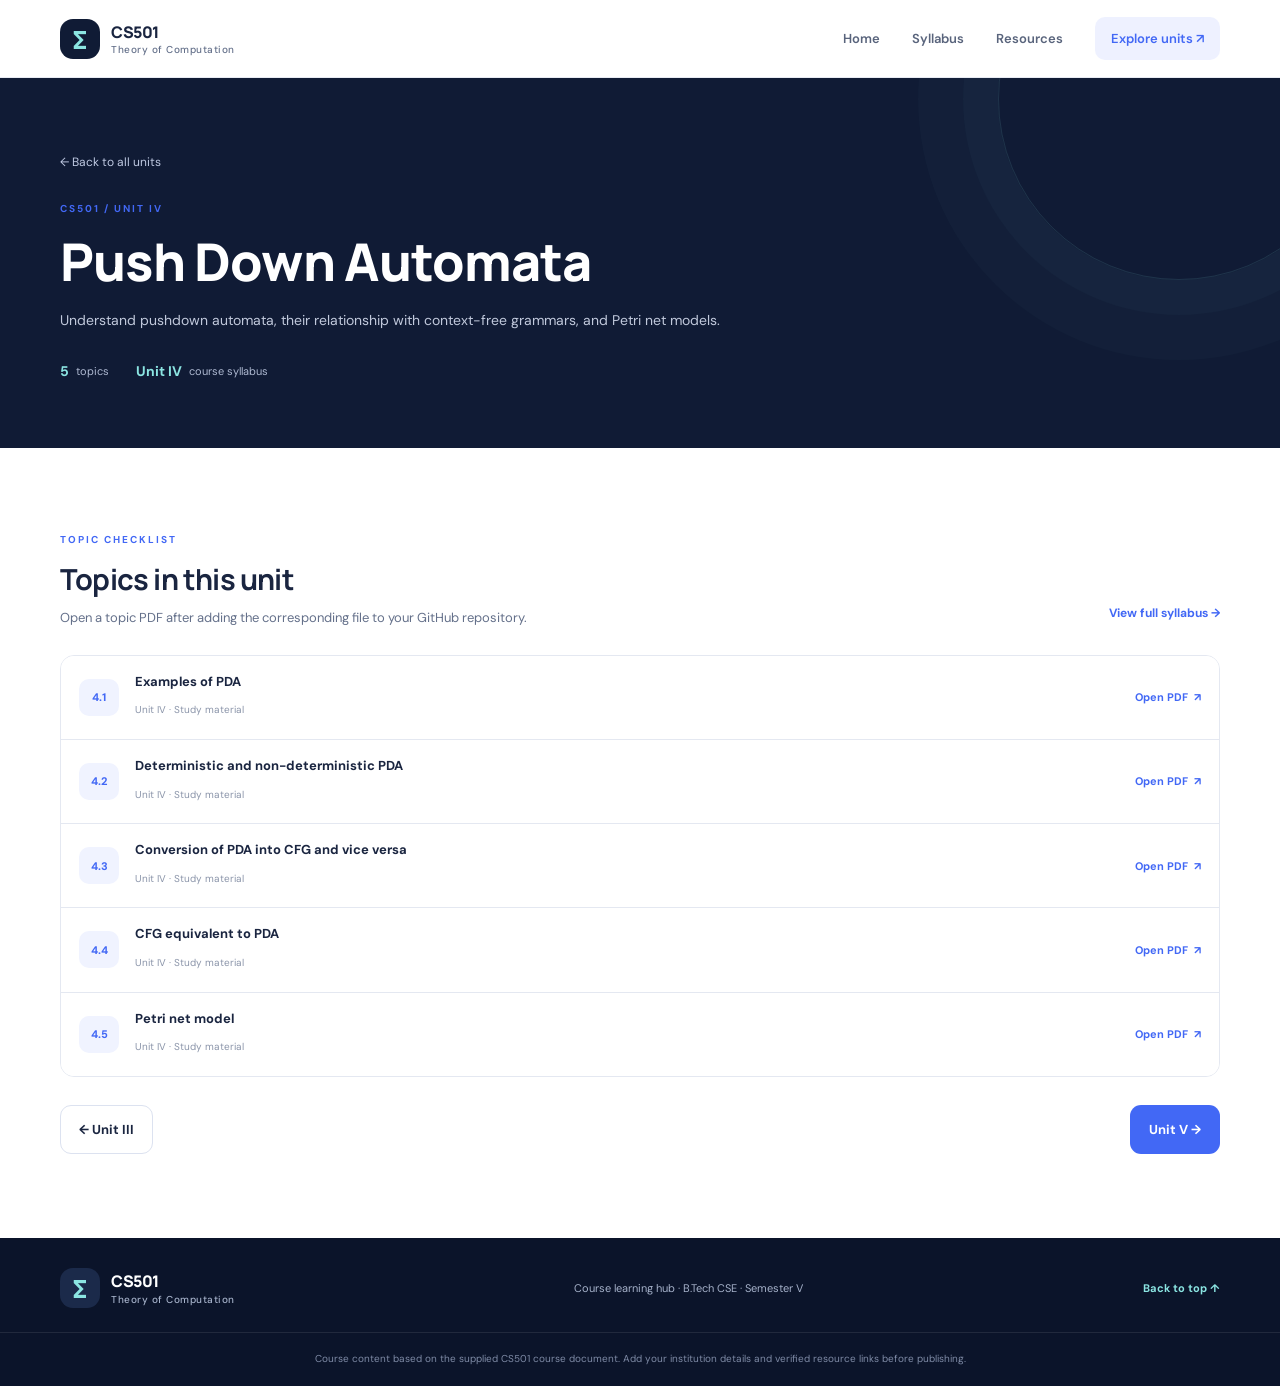
<file: unit4.html>
<!doctype html>
<html lang="en">
<head>
  <meta charset="utf-8">
  <meta name="viewport" content="width=device-width, initial-scale=1">
  <meta name="description" content="CS501 Theory of Computation course learning hub for B.Tech Computer Science and Engineering.">
  <meta name="theme-color" content="#101b35">
  <title>Unit IV: Push Down Automata | CS501 Theory of Computation</title>
  <link rel="stylesheet" href="css/style.css">
  <script src="js/script.js" defer></script>
</head>
<body id="top">
  <a class="skip-link" href="#main">Skip to content</a>
  <header class="site-header"><div class="container header-inner"><a class="brand" href="index.html"><span class="brand-mark">Σ</span><span>CS501 <small>Theory of Computation</small></span></a>
<button class="menu-toggle" aria-label="Toggle navigation" aria-expanded="false"><span></span><span></span><span></span></button>
<nav class="nav-links" aria-label="Main navigation"><a href="index.html">Home</a><a href="syllabus.html">Syllabus</a><a href="resources.html">Resources</a><a class="nav-cta" href="syllabus.html#unit1">Explore units <span aria-hidden="true">↗</span></a></nav></div></header>
  <main id="main"><section class="page-hero unit-page-hero"><div class="container"><a class="breadcrumb" href="syllabus.html">← Back to all units</a><p class="eyebrow">CS501 / UNIT IV</p><h1>Push Down Automata</h1><p>Understand pushdown automata, their relationship with context-free grammars, and Petri net models.</p><div class="syllabus-stats"><span><strong>5</strong> topics</span><span><strong>Unit IV</strong> course syllabus</span></div></div></section>
<section class="section container unit-detail"><div class="unit-detail-intro"><div><p class="eyebrow">TOPIC CHECKLIST</p><h2>Topics in this unit</h2><p>Open a topic PDF after adding the corresponding file to your GitHub repository.</p></div><a class="text-link" href="syllabus.html#unit4">View full syllabus →</a></div><div class="topic-list"><article class="topic-row"><span class="topic-id">4.1</span><div class="topic-name"><h3>Examples of PDA</h3><span class="topic-meta">Unit IV · Study material</span></div><a class="resource-link" href="pdfs/unit4/4-1-pda-examples.pdf" target="_blank" rel="noopener">Open PDF <span aria-hidden="true">↗</span></a></article><article class="topic-row"><span class="topic-id">4.2</span><div class="topic-name"><h3>Deterministic and non-deterministic PDA</h3><span class="topic-meta">Unit IV · Study material</span></div><a class="resource-link" href="pdfs/unit4/4-2-dpda-npda.pdf" target="_blank" rel="noopener">Open PDF <span aria-hidden="true">↗</span></a></article><article class="topic-row"><span class="topic-id">4.3</span><div class="topic-name"><h3>Conversion of PDA into CFG and vice versa</h3><span class="topic-meta">Unit IV · Study material</span></div><a class="resource-link" href="pdfs/unit4/4-3-pda-cfg-conversion.pdf" target="_blank" rel="noopener">Open PDF <span aria-hidden="true">↗</span></a></article><article class="topic-row"><span class="topic-id">4.4</span><div class="topic-name"><h3>CFG equivalent to PDA</h3><span class="topic-meta">Unit IV · Study material</span></div><a class="resource-link" href="pdfs/unit4/4-4-cfg-pda-equivalence.pdf" target="_blank" rel="noopener">Open PDF <span aria-hidden="true">↗</span></a></article><article class="topic-row"><span class="topic-id">4.5</span><div class="topic-name"><h3>Petri net model</h3><span class="topic-meta">Unit IV · Study material</span></div><a class="resource-link" href="pdfs/unit4/4-5-petri-net.pdf" target="_blank" rel="noopener">Open PDF <span aria-hidden="true">↗</span></a></article></div><div class="unit-pagination"><a class="button button-secondary" href="unit3.html">← Unit III</a><a class="button button-primary" href="unit5.html">Unit V →</a></div></section></main>
  <footer class="site-footer"><div class="container footer-inner"><a class="brand footer-brand" href="index.html"><span class="brand-mark">Σ</span><span>CS501 <small>Theory of Computation</small></span></a><p>Course learning hub · B.Tech CSE · Semester V</p><a href="#top" class="back-top">Back to top ↑</a></div><p class="copyright">Course content based on the supplied CS501 course document. Add your institution details and verified resource links before publishing.</p></footer>
</body>
</html>
</file>
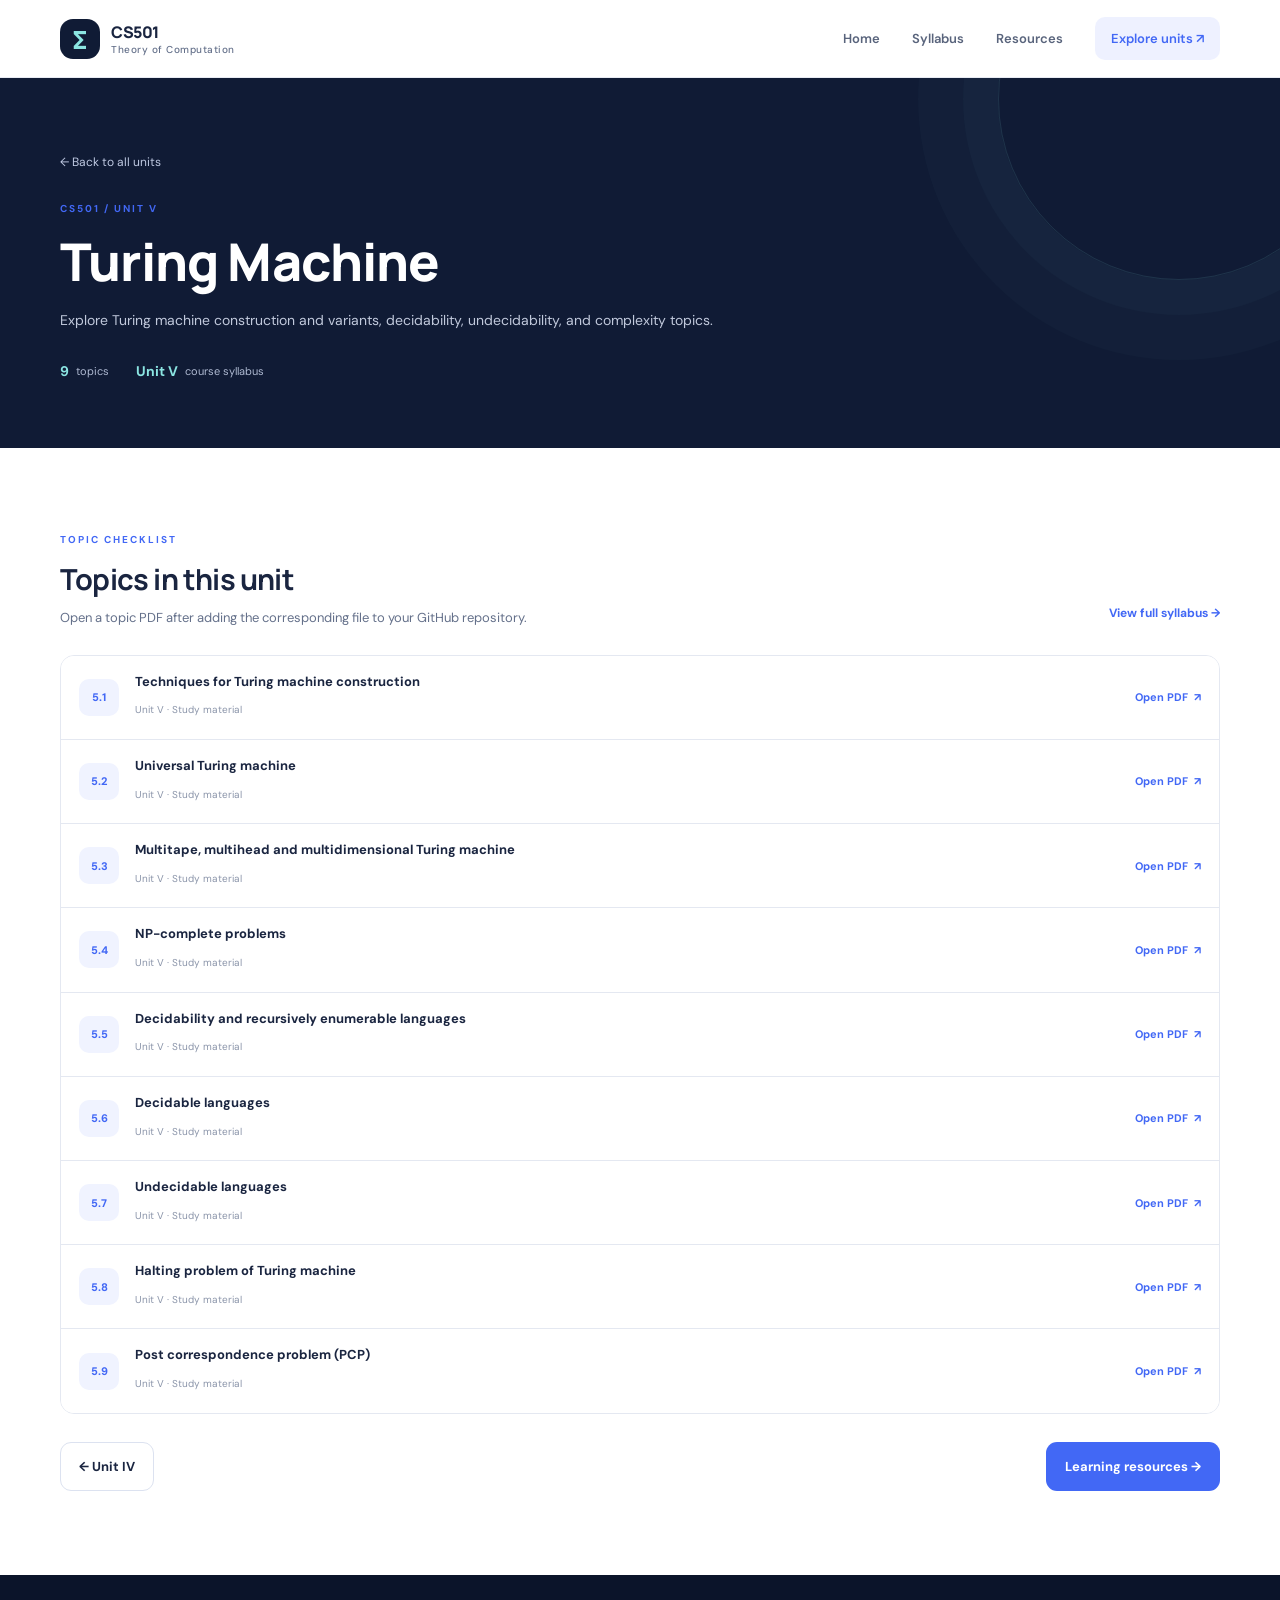
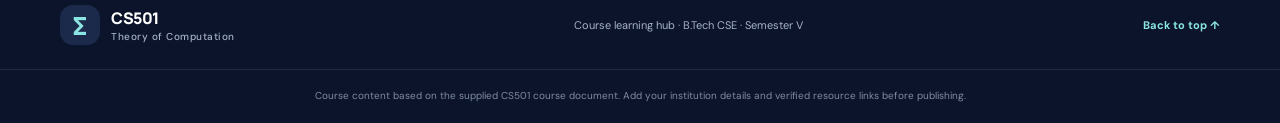
<file: unit5.html>
<!doctype html>
<html lang="en">
<head>
  <meta charset="utf-8">
  <meta name="viewport" content="width=device-width, initial-scale=1">
  <meta name="description" content="CS501 Theory of Computation course learning hub for B.Tech Computer Science and Engineering.">
  <meta name="theme-color" content="#101b35">
  <title>Unit V: Turing Machine | CS501 Theory of Computation</title>
  <link rel="stylesheet" href="css/style.css">
  <script src="js/script.js" defer></script>
</head>
<body id="top">
  <a class="skip-link" href="#main">Skip to content</a>
  <header class="site-header"><div class="container header-inner"><a class="brand" href="index.html"><span class="brand-mark">Σ</span><span>CS501 <small>Theory of Computation</small></span></a>
<button class="menu-toggle" aria-label="Toggle navigation" aria-expanded="false"><span></span><span></span><span></span></button>
<nav class="nav-links" aria-label="Main navigation"><a href="index.html">Home</a><a href="syllabus.html">Syllabus</a><a href="resources.html">Resources</a><a class="nav-cta" href="syllabus.html#unit1">Explore units <span aria-hidden="true">↗</span></a></nav></div></header>
  <main id="main"><section class="page-hero unit-page-hero"><div class="container"><a class="breadcrumb" href="syllabus.html">← Back to all units</a><p class="eyebrow">CS501 / UNIT V</p><h1>Turing Machine</h1><p>Explore Turing machine construction and variants, decidability, undecidability, and complexity topics.</p><div class="syllabus-stats"><span><strong>9</strong> topics</span><span><strong>Unit V</strong> course syllabus</span></div></div></section>
<section class="section container unit-detail"><div class="unit-detail-intro"><div><p class="eyebrow">TOPIC CHECKLIST</p><h2>Topics in this unit</h2><p>Open a topic PDF after adding the corresponding file to your GitHub repository.</p></div><a class="text-link" href="syllabus.html#unit5">View full syllabus →</a></div><div class="topic-list"><article class="topic-row"><span class="topic-id">5.1</span><div class="topic-name"><h3>Techniques for Turing machine construction</h3><span class="topic-meta">Unit V · Study material</span></div><a class="resource-link" href="pdfs/unit5/5-1-tm-construction.pdf" target="_blank" rel="noopener">Open PDF <span aria-hidden="true">↗</span></a></article><article class="topic-row"><span class="topic-id">5.2</span><div class="topic-name"><h3>Universal Turing machine</h3><span class="topic-meta">Unit V · Study material</span></div><a class="resource-link" href="pdfs/unit5/5-2-universal-tm.pdf" target="_blank" rel="noopener">Open PDF <span aria-hidden="true">↗</span></a></article><article class="topic-row"><span class="topic-id">5.3</span><div class="topic-name"><h3>Multitape, multihead and multidimensional Turing machine</h3><span class="topic-meta">Unit V · Study material</span></div><a class="resource-link" href="pdfs/unit5/5-3-tm-variants.pdf" target="_blank" rel="noopener">Open PDF <span aria-hidden="true">↗</span></a></article><article class="topic-row"><span class="topic-id">5.4</span><div class="topic-name"><h3>NP-complete problems</h3><span class="topic-meta">Unit V · Study material</span></div><a class="resource-link" href="pdfs/unit5/5-4-np-complete.pdf" target="_blank" rel="noopener">Open PDF <span aria-hidden="true">↗</span></a></article><article class="topic-row"><span class="topic-id">5.5</span><div class="topic-name"><h3>Decidability and recursively enumerable languages</h3><span class="topic-meta">Unit V · Study material</span></div><a class="resource-link" href="pdfs/unit5/5-5-decidability-re.pdf" target="_blank" rel="noopener">Open PDF <span aria-hidden="true">↗</span></a></article><article class="topic-row"><span class="topic-id">5.6</span><div class="topic-name"><h3>Decidable languages</h3><span class="topic-meta">Unit V · Study material</span></div><a class="resource-link" href="pdfs/unit5/5-6-decidable-languages.pdf" target="_blank" rel="noopener">Open PDF <span aria-hidden="true">↗</span></a></article><article class="topic-row"><span class="topic-id">5.7</span><div class="topic-name"><h3>Undecidable languages</h3><span class="topic-meta">Unit V · Study material</span></div><a class="resource-link" href="pdfs/unit5/5-7-undecidable-languages.pdf" target="_blank" rel="noopener">Open PDF <span aria-hidden="true">↗</span></a></article><article class="topic-row"><span class="topic-id">5.8</span><div class="topic-name"><h3>Halting problem of Turing machine</h3><span class="topic-meta">Unit V · Study material</span></div><a class="resource-link" href="pdfs/unit5/5-8-halting-problem.pdf" target="_blank" rel="noopener">Open PDF <span aria-hidden="true">↗</span></a></article><article class="topic-row"><span class="topic-id">5.9</span><div class="topic-name"><h3>Post correspondence problem (PCP)</h3><span class="topic-meta">Unit V · Study material</span></div><a class="resource-link" href="pdfs/unit5/5-9-pcp.pdf" target="_blank" rel="noopener">Open PDF <span aria-hidden="true">↗</span></a></article></div><div class="unit-pagination"><a class="button button-secondary" href="unit4.html">← Unit IV</a><a class="button button-primary" href="resources.html">Learning resources →</a></div></section></main>
  <footer class="site-footer"><div class="container footer-inner"><a class="brand footer-brand" href="index.html"><span class="brand-mark">Σ</span><span>CS501 <small>Theory of Computation</small></span></a><p>Course learning hub · B.Tech CSE · Semester V</p><a href="#top" class="back-top">Back to top ↑</a></div><p class="copyright">Course content based on the supplied CS501 course document. Add your institution details and verified resource links before publishing.</p></footer>
</body>
</html>
</file>
<file: css/style.css>
@import url('https://fonts.googleapis.com/css2?family=DM+Sans:wght@400;500;600;700&family=Manrope:wght@400;500;600;700;800&display=swap');
:root{--navy:#101b35;--navy-2:#19294a;--ink:#1a2540;--muted:#64708a;--blue:#4268f5;--cyan:#8be5e2;--paper:#f7f8fc;--line:#e4e8f1;--white:#fff;--radius:20px;--shadow:0 18px 50px rgba(16,27,53,.08)}
*{box-sizing:border-box}html{scroll-behavior:smooth;scroll-padding-top:90px}body{margin:0;background:#fff;color:var(--ink);font-family:'DM Sans',sans-serif;line-height:1.65;-webkit-font-smoothing:antialiased}a{color:inherit;text-decoration:none}button,input{font:inherit}.container{width:min(1160px,calc(100% - 48px));margin-inline:auto}.skip-link{position:absolute;top:-60px;left:16px;background:#fff;padding:10px 14px;z-index:99}.skip-link:focus{top:12px}.site-header{height:78px;background:rgba(255,255,255,.95);border-bottom:1px solid rgba(228,232,241,.85);position:sticky;top:0;z-index:20;backdrop-filter:blur(14px)}.header-inner{height:100%;display:flex;align-items:center;justify-content:space-between}.brand{display:inline-flex;align-items:center;gap:11px;font-family:Manrope,sans-serif;font-weight:800;font-size:16px;letter-spacing:-.4px}.brand small{display:block;font-family:'DM Sans',sans-serif;font-size:10px;letter-spacing:.5px;color:var(--muted);font-weight:500;margin-top:-3px}.brand-mark{width:40px;height:40px;display:grid;place-items:center;border-radius:13px;background:var(--navy);color:var(--cyan);font-size:25px}.nav-links{display:flex;align-items:center;gap:32px;font-size:13px;font-weight:600;color:#59647c}.nav-links a:hover,.nav-links a[aria-current=page]{color:var(--blue)}.nav-links .nav-cta{padding:11px 16px;background:#eef1ff;border-radius:10px;color:var(--blue)}.menu-toggle{display:none;border:0;background:none;padding:8px}.menu-toggle span{display:block;width:22px;height:2px;background:var(--navy);margin:5px}
.hero{background:var(--navy);color:#fff;overflow:hidden;position:relative}.hero:before{content:"";position:absolute;inset:0;background:radial-gradient(ellipse at 75% 48%,rgba(66,104,245,.22),transparent 42%),linear-gradient(110deg,transparent 55%,rgba(139,229,226,.035));pointer-events:none}.hero-grid{position:relative;display:grid;grid-template-columns:1.05fr .95fr;align-items:center;gap:45px;min-height:570px;padding-top:48px;padding-bottom:55px}.eyebrow{font-size:10px;letter-spacing:2px;font-weight:700;color:var(--blue);margin:0 0 14px}.hero .eyebrow{color:var(--cyan);display:flex;align-items:center;gap:9px}.eyebrow-dot{width:7px;height:7px;background:var(--cyan);border-radius:50%;box-shadow:0 0 0 5px rgba(139,229,226,.12)}h1,h2,h3,p{margin-top:0}h1,h2,h3{font-family:Manrope,sans-serif;line-height:1.2;letter-spacing:-.8px}h1{font-size:clamp(38px,5vw,62px);font-weight:800;max-width:650px;margin-bottom:22px}h1 span{color:var(--cyan)}.hero-lead{color:#c1c9dc;font-size:16px;max-width:560px;line-height:1.85;margin-bottom:30px}.hero-actions{display:flex;gap:12px;flex-wrap:wrap}.button{display:inline-flex;align-items:center;justify-content:center;gap:12px;padding:13px 18px;border-radius:11px;font-size:13px;font-weight:700;transition:transform .2s,background .2s;border:1px solid transparent}.button:hover{transform:translateY(-2px)}.button-primary{background:var(--blue);color:white}.button-primary:hover{background:#3154db}.button-secondary{border-color:#dce2f0;color:var(--ink);background:#fff}.hero .button-secondary{background:rgba(255,255,255,.06);border-color:rgba(255,255,255,.2);color:#fff}.hero-note{display:flex;align-items:center;gap:10px;margin-top:34px;color:#9daac5;font-size:12px}.note-icon{color:var(--cyan);font-size:19px}.hero-visual{height:360px;position:relative;display:grid;place-items:center}.visual-glow{position:absolute;width:245px;height:245px;border-radius:50%;background:rgba(66,104,245,.19);filter:blur(50px)}.orbit{position:absolute;border:1px solid rgba(139,229,226,.18);border-radius:50%;transform:rotate(-25deg)}.orbit-one{width:310px;height:190px}.orbit-two{width:370px;height:265px;transform:rotate(35deg);border-color:rgba(255,255,255,.1)}.state-lines{position:absolute;width:min(100%,420px);height:auto;color:var(--cyan);overflow:visible}.state-lines path{fill:none;stroke:currentColor;stroke-width:1.5;opacity:.7}.state{position:absolute;width:66px;height:66px;border:1px solid rgba(139,229,226,.8);border-radius:50%;background:#17284a;display:grid;place-items:center;color:var(--cyan);font-family:Manrope,sans-serif;font-size:22px;box-shadow:0 0 35px rgba(66,104,245,.2)}.state-a{top:65px;left:17%}.state-b{top:83px;right:17%}.state-c{bottom:77px;right:19%;border-radius:18px}.state-d{bottom:88px;left:17%;border-color:#a8b8ff;color:#c5ceff}.visual-label{position:absolute;bottom:3px;left:50%;transform:translateX(-50%);white-space:nowrap;font-size:9px;letter-spacing:2px;color:#9eaccb;text-align:center}.visual-label span{display:block;letter-spacing:1px;color:var(--cyan);font-size:12px;margin-top:5px}
.course-strip{background:#fff;border-bottom:1px solid var(--line)}.strip-grid{display:grid;grid-template-columns:repeat(4,1fr);padding:25px 0}.strip-grid>div{padding:3px 24px;border-right:1px solid var(--line)}.strip-grid>div:first-child{padding-left:0}.strip-grid>div:last-child{border:0}.strip-label{display:block;color:#8a94a9;font-size:9px;font-weight:700;letter-spacing:1.5px;margin-bottom:4px}.strip-grid strong{font-family:Manrope,sans-serif;font-size:14px}.section{padding-top:84px;padding-bottom:84px}.section-heading{display:flex;align-items:end;justify-content:space-between;gap:35px;margin-bottom:32px}.section-heading h2,.cta-inner h2{font-size:clamp(27px,3.2vw,38px);margin-bottom:0}.section-intro{max-width:430px;color:var(--muted);font-size:13px;margin-bottom:3px}.objective-grid{display:grid;grid-template-columns:repeat(3,1fr);gap:18px}.objective-card{border:1px solid var(--line);border-radius:16px;padding:25px;background:#fff}.objective-icon{display:grid;place-items:center;width:42px;height:42px;background:#eef1ff;color:var(--blue);border-radius:12px;font-weight:800;font-size:13px;margin-bottom:22px}.objective-card h3{font-size:17px;margin-bottom:10px}.objective-card p{font-size:13px;color:var(--muted);margin-bottom:0}.units-section{background:var(--paper)}.unit-grid{display:grid;grid-template-columns:repeat(3,1fr);gap:18px}.unit-card{background:#fff;border:1px solid var(--line);border-radius:17px;padding:25px;display:flex;flex-direction:column;min-height:235px;transition:transform .2s,box-shadow .2s}.unit-card:hover{transform:translateY(-4px);box-shadow:var(--shadow)}.unit-card-top{display:flex;align-items:center;justify-content:space-between;margin-bottom:22px}.unit-number{font-size:9px;letter-spacing:1.4px;color:var(--blue);font-weight:800}.topic-count{font-size:10px;color:#7b869c;background:#f3f5fa;padding:5px 9px;border-radius:20px}.unit-card h3{font-size:19px;margin-bottom:10px}.unit-card p{font-size:12px;color:var(--muted);margin-bottom:20px}.text-link{font-size:12px;color:var(--blue);font-weight:700;display:inline-flex;align-items:center;gap:8px}.unit-card .text-link{margin-top:auto}.cta-section{background:var(--blue);color:#fff;padding:48px 0}.cta-inner{display:flex;align-items:center;justify-content:space-between;gap:24px}.cta-inner .eyebrow{color:#c9d3ff}.cta-inner h2{margin-bottom:10px}.cta-inner p:not(.eyebrow){color:#e0e6ff;margin-bottom:0;font-size:13px}.button-light{background:#fff;color:var(--navy);white-space:nowrap}
.page-hero{background:var(--navy);color:#fff;padding:70px 0 65px;position:relative;overflow:hidden}.page-hero:after{content:"";position:absolute;width:360px;height:360px;border:1px solid rgba(139,229,226,.12);border-radius:50%;right:-80px;top:-160px;box-shadow:0 0 0 35px rgba(139,229,226,.025),0 0 0 80px rgba(139,229,226,.02)}.page-hero .container{position:relative;z-index:1}.page-hero h1{font-size:clamp(36px,5vw,52px);margin-bottom:15px}.page-hero> .container>p:not(.eyebrow){max-width:690px;color:#c1c9dc;font-size:14px}.syllabus-stats{display:flex;gap:27px;flex-wrap:wrap;margin-top:28px;color:#aeb9d1;font-size:11px}.syllabus-stats span{display:flex;align-items:center;gap:7px}.syllabus-stats strong{color:var(--cyan);font-size:14px}.syllabus-layout{display:grid;grid-template-columns:215px minmax(0,1fr);gap:45px;align-items:start}.syllabus-sidebar{position:sticky;top:105px;border:1px solid var(--line);border-radius:15px;padding:18px}.syllabus-sidebar h2{font-size:13px;margin:0 0 13px}.syllabus-sidebar a{display:block;padding:11px 0;border-top:1px solid #edf0f6;font-size:12px;font-weight:700}.syllabus-sidebar a span{display:block;color:var(--muted);font-weight:400;font-size:10px}.syllabus-sidebar a:hover{color:var(--blue)}.search-label{display:block;font-size:12px;font-weight:700;margin-bottom:8px}.search-wrap{display:flex;align-items:center;gap:10px;border:1px solid #dce2ee;border-radius:12px;padding:0 14px;height:50px}.search-wrap>span{font-size:23px;color:#8b95aa}.search-wrap input{border:0;outline:0;min-width:0;flex:1;background:transparent;color:var(--ink);font-size:13px}.search-wrap:focus-within{border-color:var(--blue);box-shadow:0 0 0 3px rgba(66,104,245,.1)}.search-wrap button{border:0;background:none;color:var(--blue);font-size:11px;font-weight:700;cursor:pointer}.search-status{font-size:11px;color:var(--muted);margin:11px 0 30px}.syllabus-unit{margin-bottom:38px;scroll-margin-top:100px}.syllabus-unit-heading{display:flex;align-items:start;justify-content:space-between;gap:20px;margin-bottom:16px}.syllabus-unit-heading h2{font-size:22px;margin:6px 0 8px}.syllabus-unit-heading p{font-size:12px;color:var(--muted);max-width:570px;margin-bottom:0}.syllabus-unit-heading>.text-link{white-space:nowrap;margin-top:14px}.topic-list{border:1px solid var(--line);border-radius:14px;overflow:hidden}.topic-row{display:flex;align-items:center;gap:16px;padding:17px 18px;border-bottom:1px solid var(--line);background:#fff}.topic-row:last-child{border-bottom:0}.topic-id{display:grid;place-items:center;min-width:40px;height:37px;border-radius:10px;background:#f0f3ff;color:var(--blue);font-weight:800;font-size:11px}.topic-name{flex:1;min-width:0}.topic-name h3{font-family:'DM Sans',sans-serif;font-size:13px;letter-spacing:0;font-weight:700;margin:0 0 4px;line-height:1.45}.topic-meta{font-size:10px;color:#8a94a9}.resource-link{white-space:nowrap;display:inline-flex;gap:6px;align-items:center;color:var(--blue);font-size:11px;font-weight:700}.resource-link:hover,.text-link:hover{text-decoration:underline}.empty-state{border:1px dashed #cbd3e4;border-radius:14px;padding:30px;text-align:center;color:var(--muted);font-size:13px}.breadcrumb{display:inline-block;color:#bfc9e2;font-size:12px;margin-bottom:28px}.breadcrumb:hover{color:var(--cyan)}.unit-detail-intro{display:flex;align-items:end;justify-content:space-between;gap:20px;margin-bottom:26px}.unit-detail-intro h2{font-size:29px;margin-bottom:10px}.unit-detail-intro p:not(.eyebrow){font-size:13px;color:var(--muted);margin-bottom:0}.unit-detail-intro .text-link{white-space:nowrap;margin-bottom:5px}.unit-pagination{display:flex;justify-content:space-between;gap:12px;margin-top:28px}.resource-grid{display:grid;grid-template-columns:repeat(3,1fr);gap:18px}.resource-card{border:1px solid var(--line);border-radius:17px;padding:25px;display:flex;flex-direction:column;min-height:280px}.resource-tag{font-size:9px;font-weight:800;letter-spacing:1.3px;color:var(--blue);background:#eff2ff;padding:6px 9px;border-radius:6px;align-self:flex-start;margin-bottom:20px}.resource-card h3{font-size:19px;margin-bottom:12px}.resource-card p{font-size:12px;color:var(--muted);margin-bottom:22px}.resource-card .text-link{margin-top:auto;align-self:flex-start}.books-section{background:var(--paper)}.book-list{border-top:1px solid var(--line)}.book-row{display:flex;gap:20px;align-items:center;padding:21px 5px;border-bottom:1px solid var(--line)}.book-index{font-family:Manrope,sans-serif;font-size:20px;color:#a5afc5;font-weight:800}.book-row h3{font-family:'DM Sans',sans-serif;font-size:14px;letter-spacing:0;margin-bottom:5px}.book-row p{font-size:12px;color:var(--muted);margin-bottom:0}.resource-note{padding-top:45px;padding-bottom:65px}.resource-note h2{font-size:24px}.resource-note p{max-width:700px;color:var(--muted);font-size:13px;margin-bottom:22px}
.site-footer{background:#0b142a;color:#fff;padding:30px 0 18px}.footer-inner{display:flex;align-items:center;justify-content:space-between;gap:20px}.footer-brand .brand-mark{background:#1b2a4a}.footer-brand small{color:#a6b2ca}.footer-inner>p{font-size:11px;color:#a6b2ca;margin:0}.back-top{font-size:11px;color:var(--cyan);font-weight:700}.copyright{text-align:center;color:#7f8ba6;font-size:10px;border-top:1px solid rgba(255,255,255,.09);margin:24px 0 0;padding:18px 24px 0}
@media(max-width:900px){.hero-grid{grid-template-columns:1fr .8fr;gap:10px;min-height:520px}.hero-visual{transform:scale(.88)}.unit-grid,.resource-grid{grid-template-columns:repeat(2,1fr)}.syllabus-layout{grid-template-columns:180px minmax(0,1fr);gap:24px}.strip-grid>div{padding-inline:15px}.section{padding-top:65px;padding-bottom:65px}}
@media(max-width:680px){.container{width:min(100% - 34px,1160px)}.site-header{height:68px}.menu-toggle{display:block}.nav-links{display:none;position:absolute;left:0;right:0;top:67px;padding:16px 22px 22px;background:#fff;border-bottom:1px solid var(--line);box-shadow:0 20px 30px rgba(16,27,53,.1);flex-direction:column;align-items:stretch;gap:0}.nav-links.is-open{display:flex}.nav-links a{padding:13px 4px;border-bottom:1px solid #f0f2f7}.nav-links .nav-cta{margin-top:12px;text-align:center;border:0}.hero-grid{grid-template-columns:1fr;padding-top:54px;padding-bottom:30px}.hero-copy{position:relative;z-index:1}.hero h1{font-size:clamp(38px,10vw,54px)}.hero-lead{font-size:14px}.hero-visual{height:275px;transform:scale(.83);margin:-4px 0 -12px}.state-a{left:13%}.state-b{right:13%}.state-c{right:14%}.state-d{left:13%}.strip-grid{grid-template-columns:repeat(2,1fr);gap:18px;padding:20px 0}.strip-grid>div{padding:0 10px;border-right:0}.strip-grid>div:first-child{padding-left:10px}.strip-grid strong{font-size:12px}.section-heading{display:block}.section-intro{margin-top:15px}.objective-grid,.unit-grid,.resource-grid{grid-template-columns:1fr}.objective-card{padding:22px}.unit-card{min-height:205px}.cta-inner{align-items:flex-start;flex-direction:column}.page-hero{padding:52px 0 45px}.page-hero h1{font-size:38px}.syllabus-layout{display:block;padding-top:40px;padding-bottom:45px}.syllabus-sidebar{position:static;display:grid;grid-template-columns:repeat(2,minmax(0,1fr));gap:0;margin-bottom:30px}.syllabus-sidebar h2{grid-column:1/-1}.syllabus-sidebar a{padding:10px 7px}.syllabus-unit-heading{display:block}.syllabus-unit-heading>.text-link{margin-top:12px}.topic-row{padding:13px 11px;gap:9px;align-items:flex-start}.topic-id{min-width:35px;height:34px}.topic-name h3{font-size:12px}.topic-meta{font-size:9px}.resource-link{font-size:10px;margin-top:8px}.unit-detail-intro{display:block}.unit-detail-intro .text-link{margin-top:15px}.unit-pagination .button{padding:11px 12px;font-size:11px}.footer-inner{flex-wrap:wrap}.footer-inner>p{order:3;width:100%}.copyright{text-align:left;padding-inline:17px;line-height:1.6}}
@media(prefers-reduced-motion:reduce){*,*::before,*::after{scroll-behavior:auto!important;transition:none!important;animation:none!important}}
</file>
